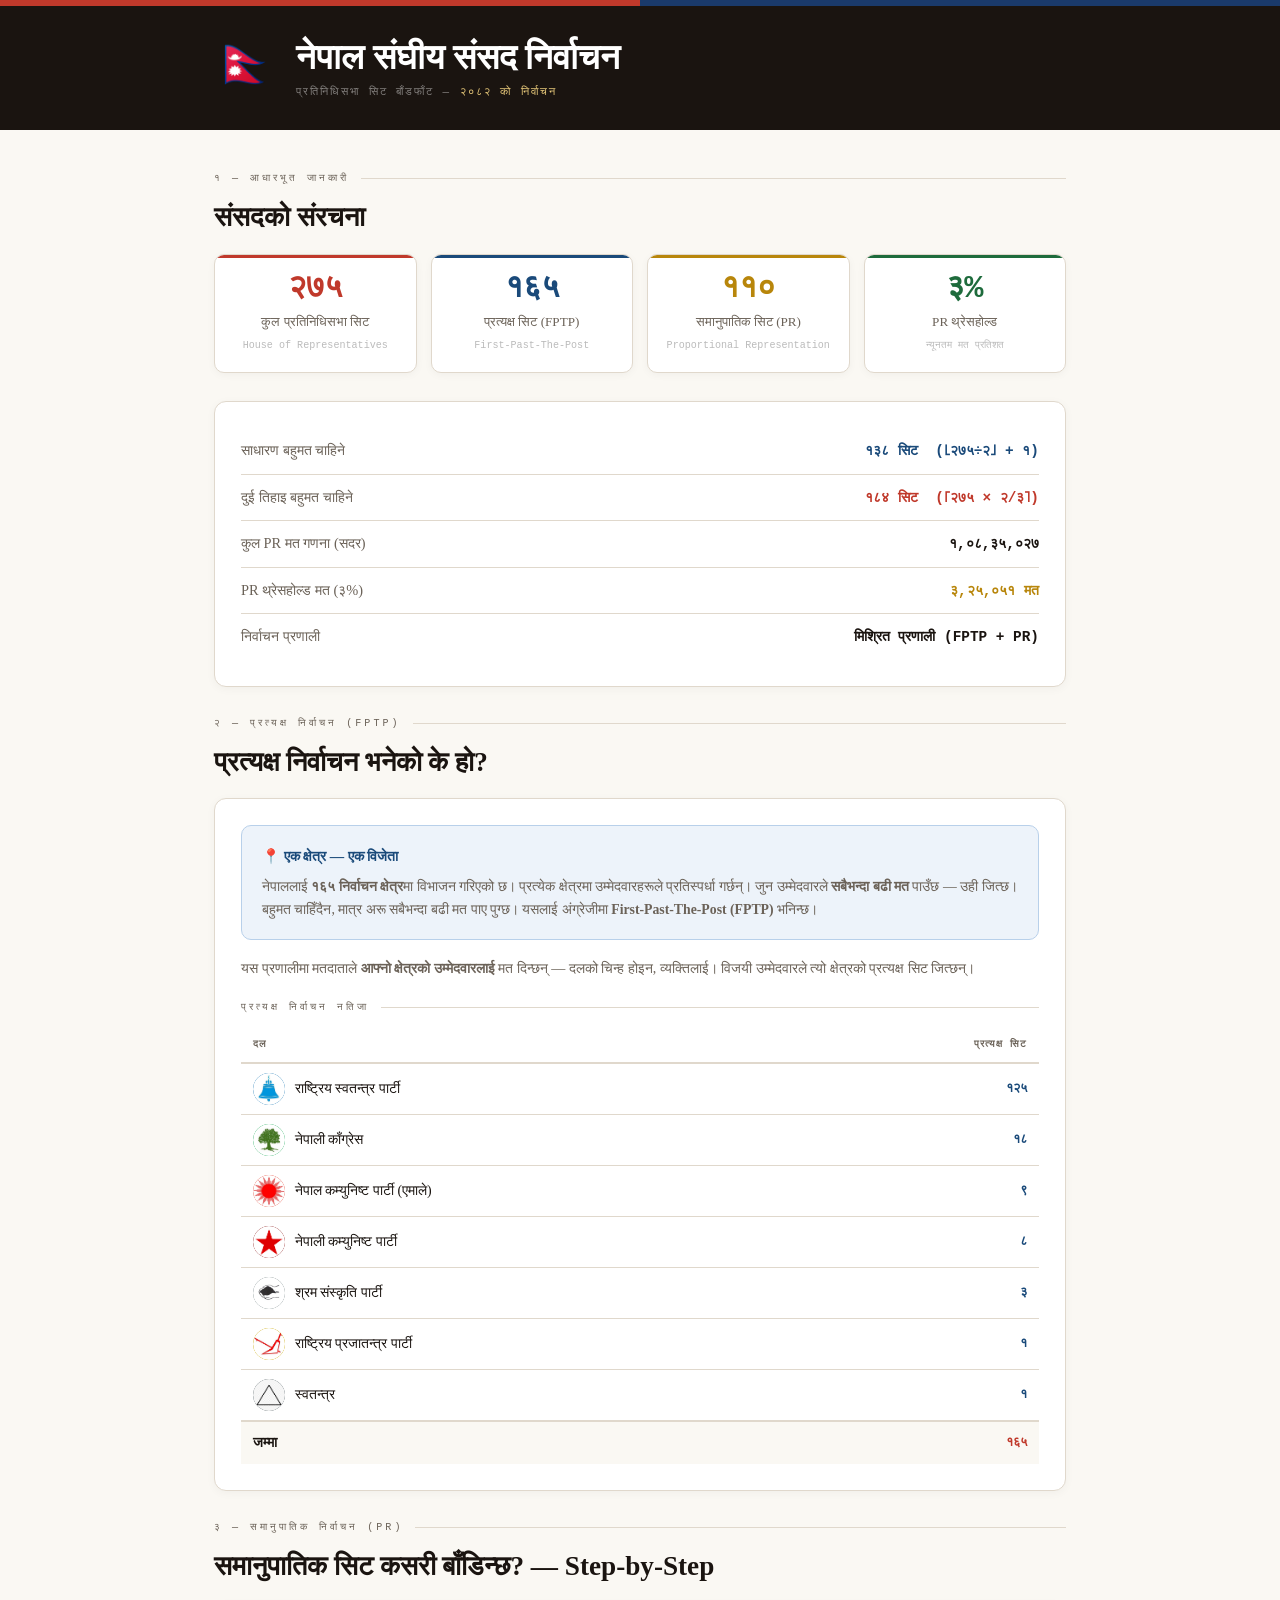
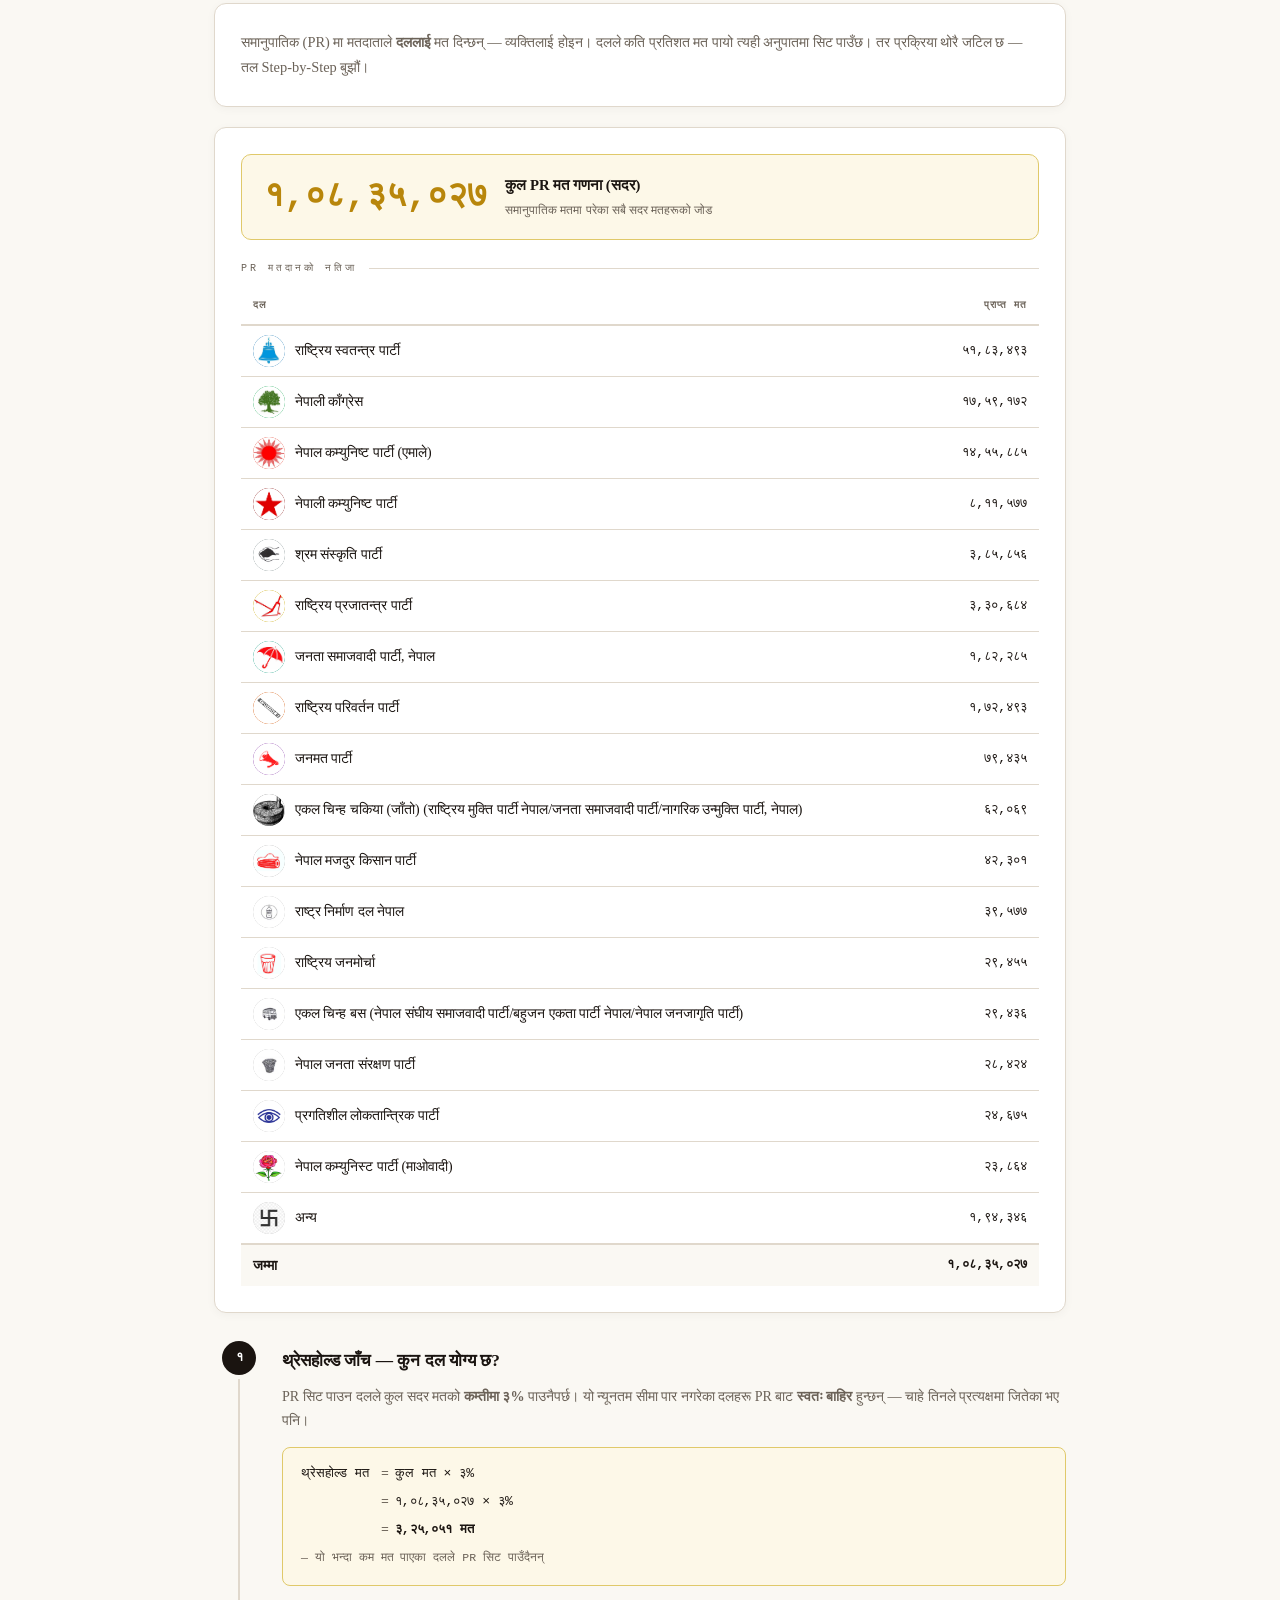
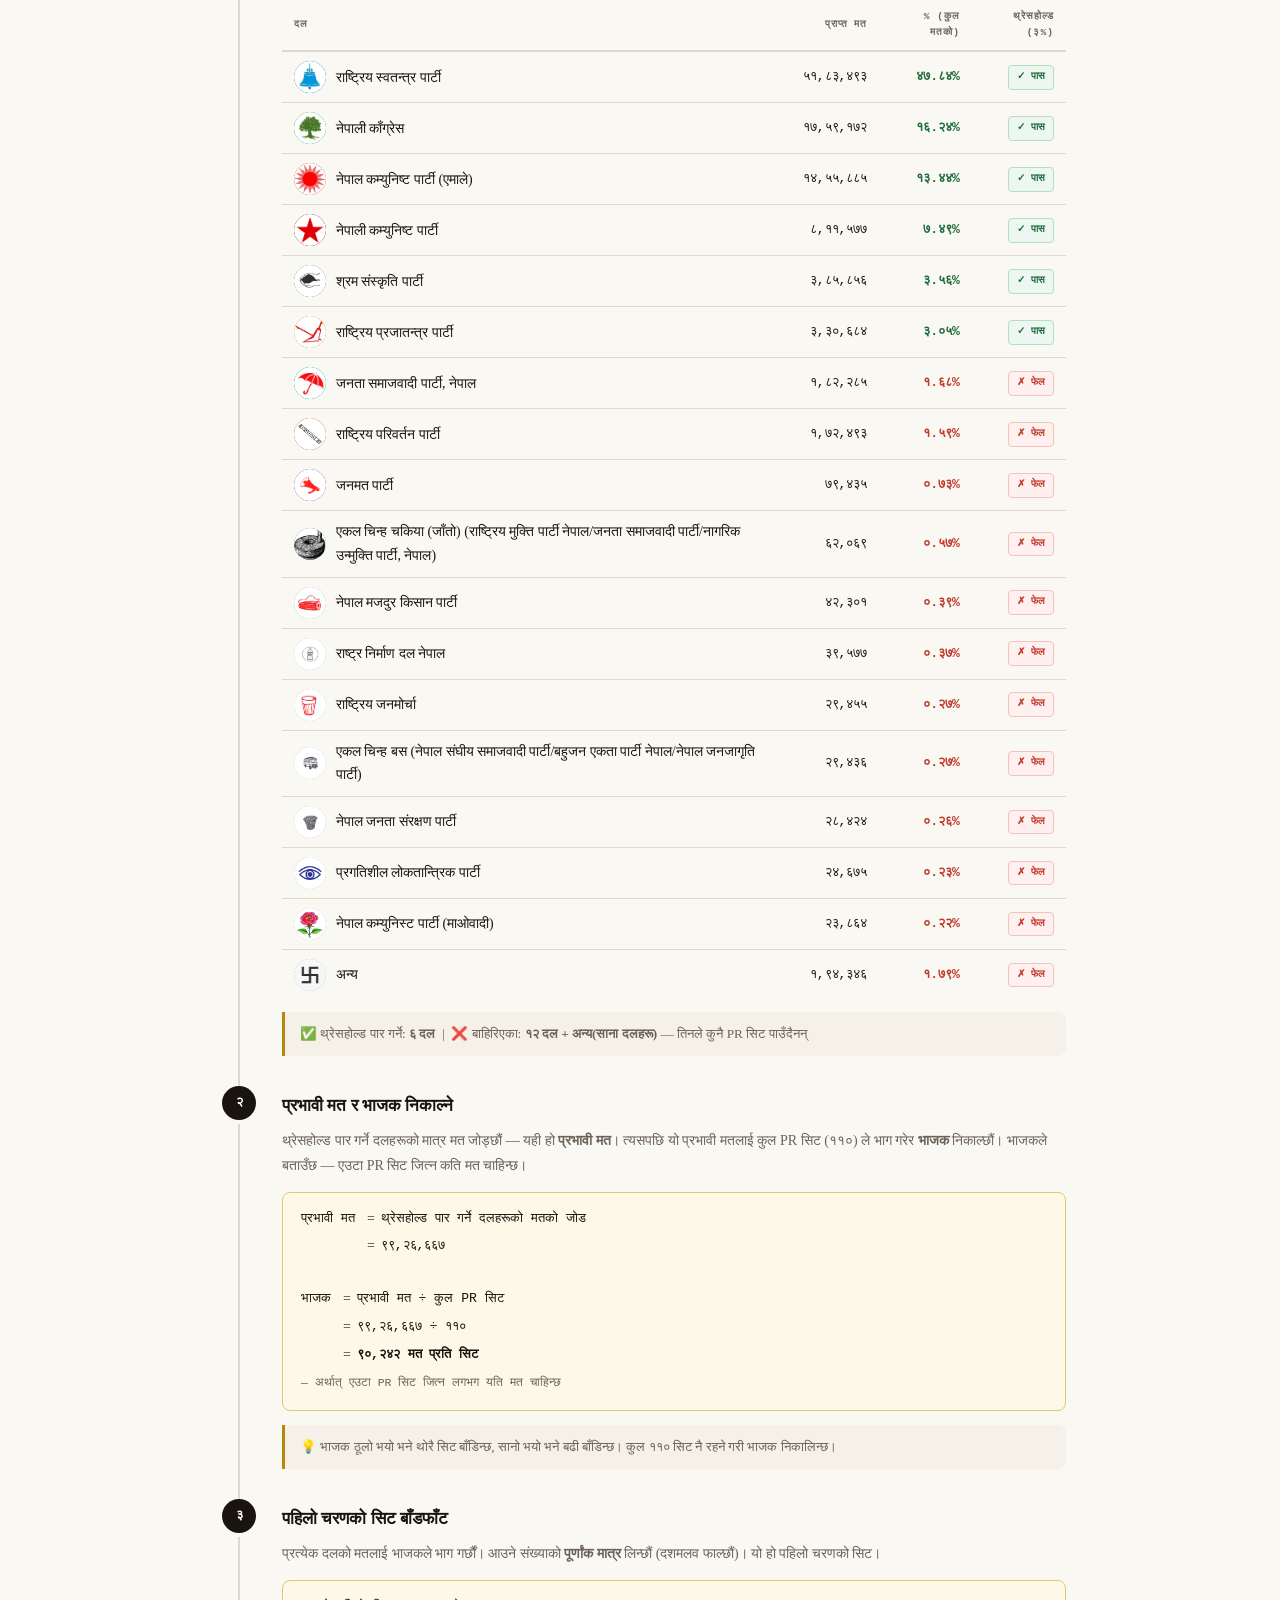
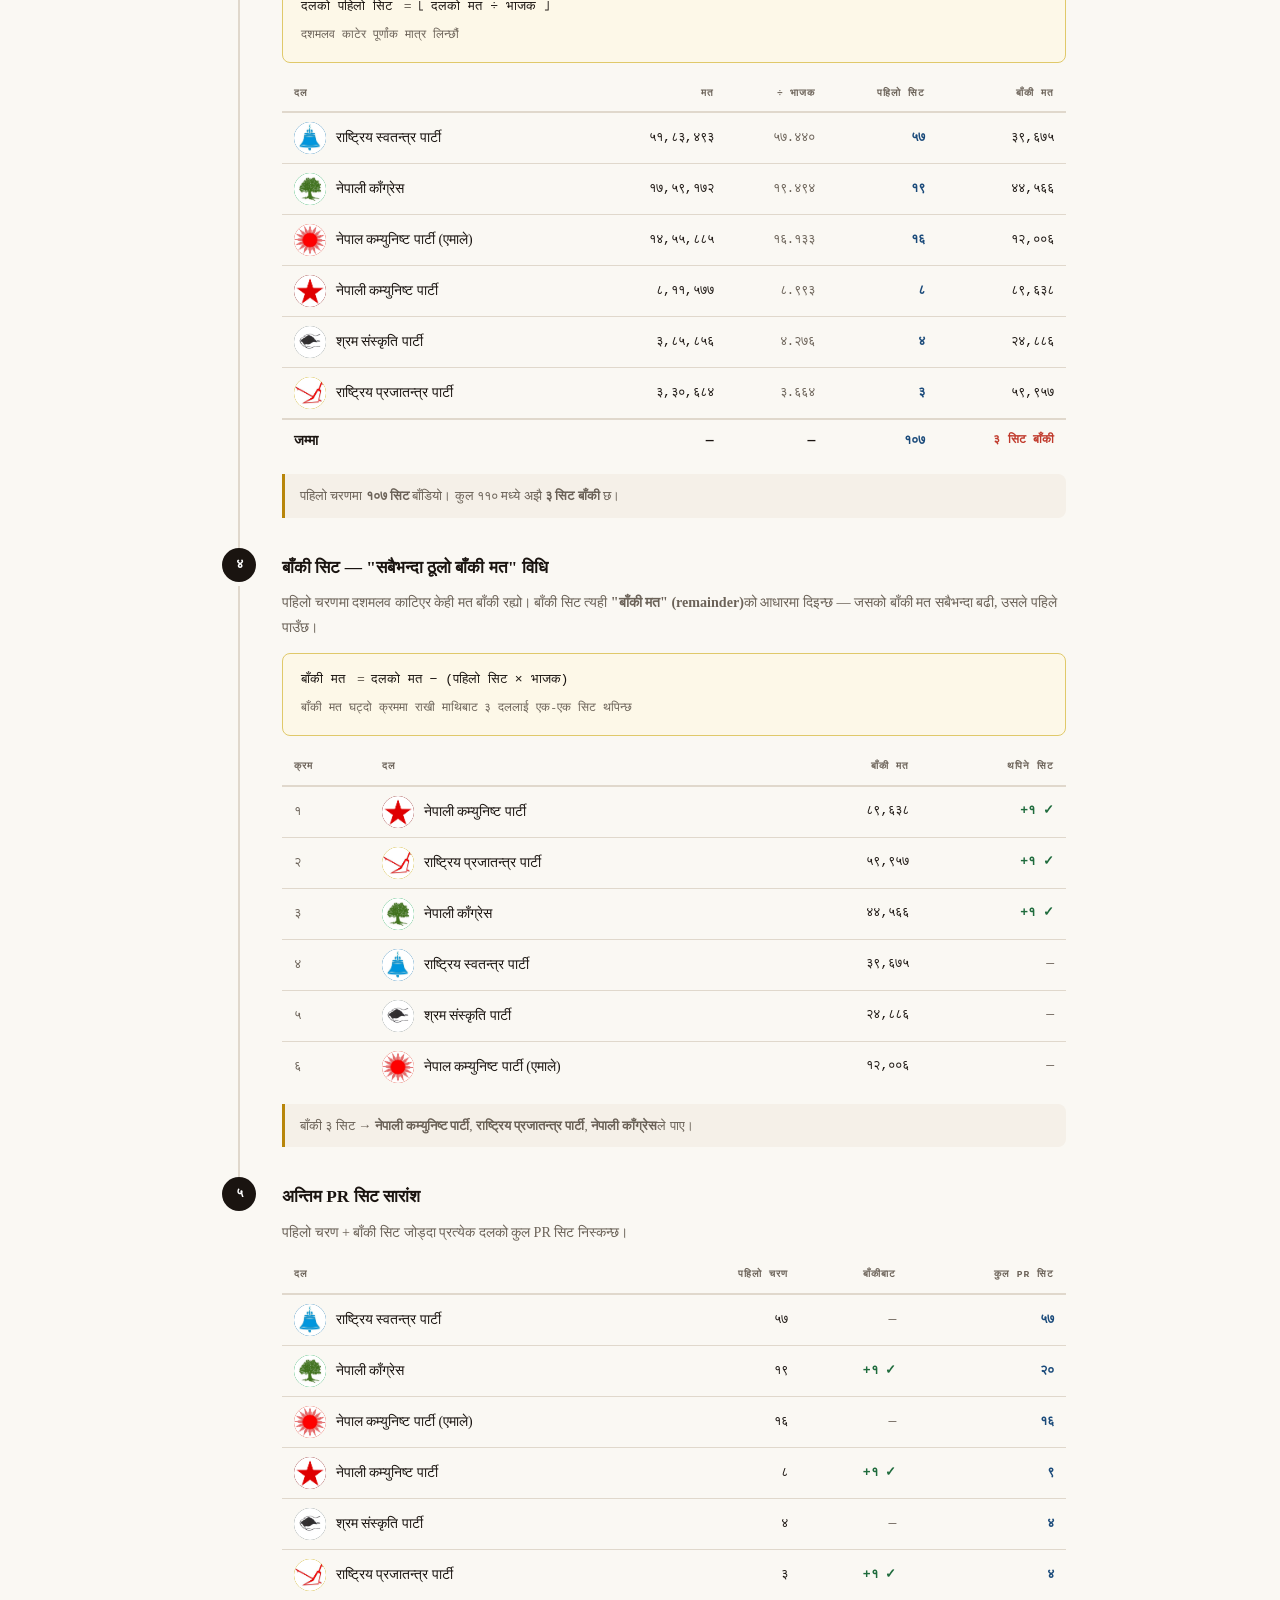
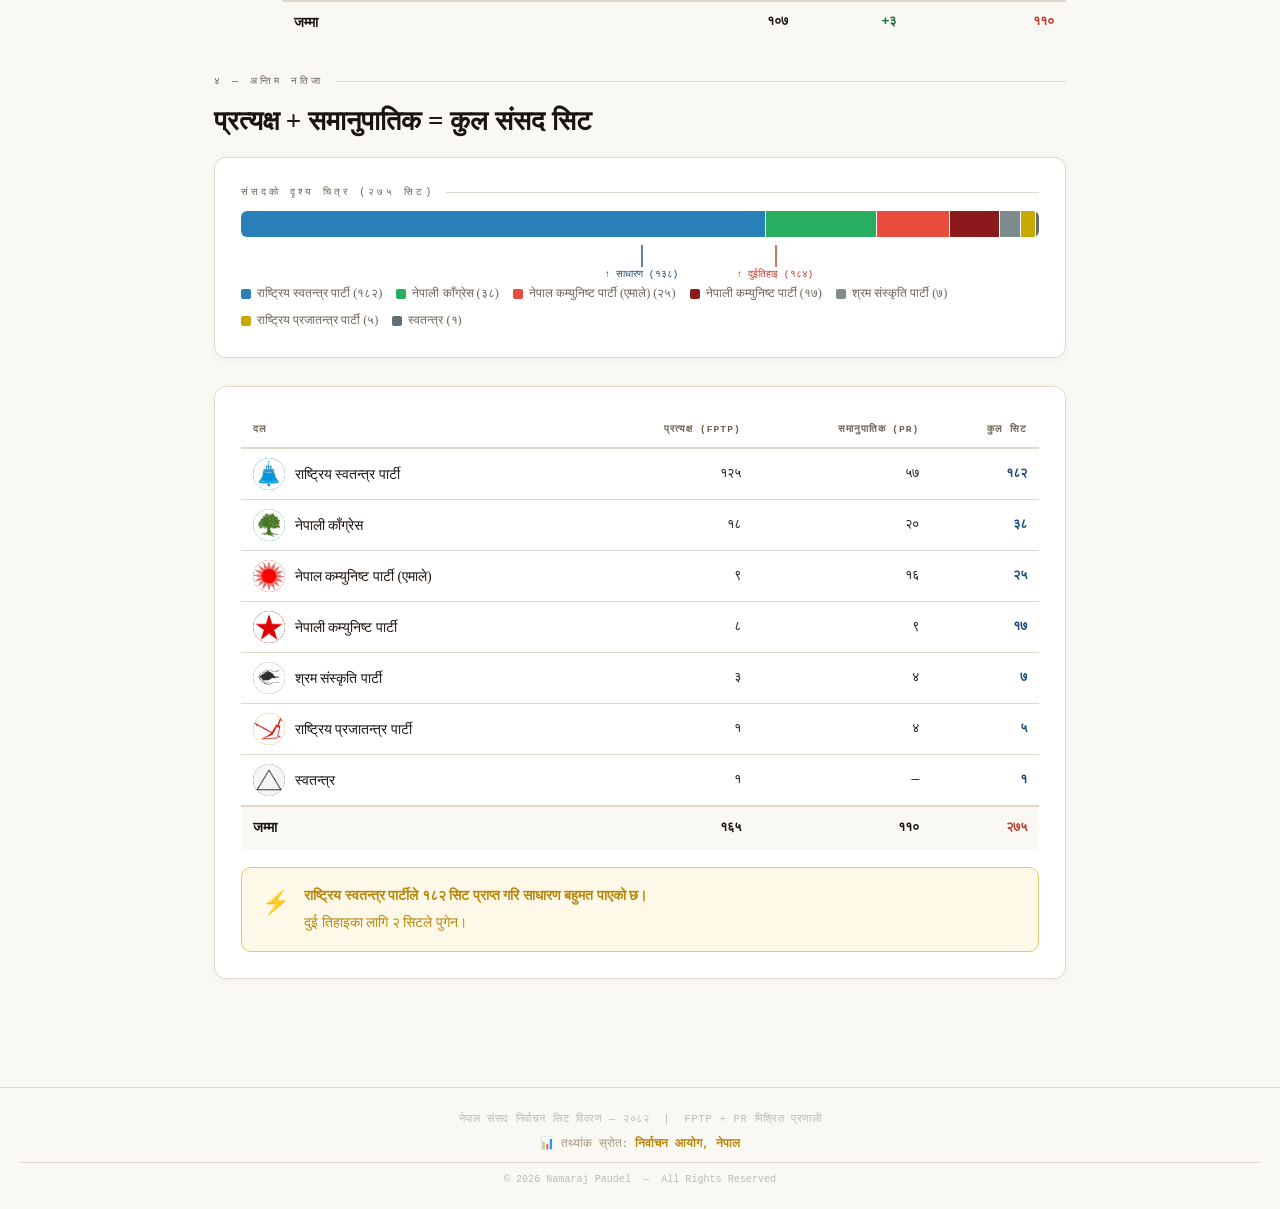
<file: index.html>
<!doctype html>
<html lang="ne">
  <head>
    <meta charset="UTF-8" />
    <meta name="viewport" content="width=device-width, initial-scale=1.0" />
    <title>प्रतिनिधि सभा सदस्य निर्वाचन, २०८२ — सिट विवरण</title>
    <link rel="stylesheet" href="css/style.css" />
  </head>

  <body>
    <script src="js/config.js"></script>
    <!-- Page shell -->
    <div class="header-stripe"></div>
    <header>
      <div class="header-inner">
        <div class="flag-box">🇳🇵</div>
        <div class="header-text">
          <h1>नेपाल संघीय संसद निर्वाचन</h1>
          <div class="sub">
            प्रतिनिधिसभा सिट बाँडफाँट — <span id="h-year"></span>
          </div>
        </div>
      </div>
    </header>

    <div class="container">
      <div class="section-label">१ — आधारभूत जानकारी</div>
      <div class="section-title">संसदको संरचना</div>
      <div id="stat-grid" class="stat-grid"></div>
      <div class="block" id="basic-info-rows"></div>

      <div class="section-label">२ — प्रत्यक्ष निर्वाचन (FPTP)</div>
      <div class="section-title">प्रत्यक्ष निर्वाचन भनेको के हो?</div>
      <div class="block" id="fptp-block"></div>

      <div class="section-label">३ — समानुपातिक निर्वाचन (PR)</div>
      <div class="section-title">
        समानुपातिक सिट कसरी बाँडिन्छ? — Step-by-Step
      </div>
      <div class="block" style="margin-bottom: 20px">
        <p style="font-size: 0.9rem; color: var(--muted); line-height: 1.75">
          समानुपातिक (PR) मा मतदाताले <strong>दललाई</strong> मत दिन्छन् —
          व्यक्तिलाई होइन। दलले कति प्रतिशत मत पायो त्यही अनुपातमा सिट पाउँछ। तर
          प्रक्रिया थोरै जटिल छ — तल Step-by-Step बुझौं।
        </p>
      </div>
      <div class="block" id="pr-votes-block"></div>
      <div class="steps-wrap" id="pr-steps"></div>

      <div class="section-label">४ — अन्तिम नतिजा</div>
      <div class="section-title">प्रत्यक्ष + समानुपातिक = कुल संसद सिट</div>
      <div class="block" id="parl-bar-block"></div>
      <div class="block" id="final-block"></div>
    </div>

    <footer id="footer-txt"></footer>

    <script src="js/script.js"></script>
  </body>
</html>
</file>
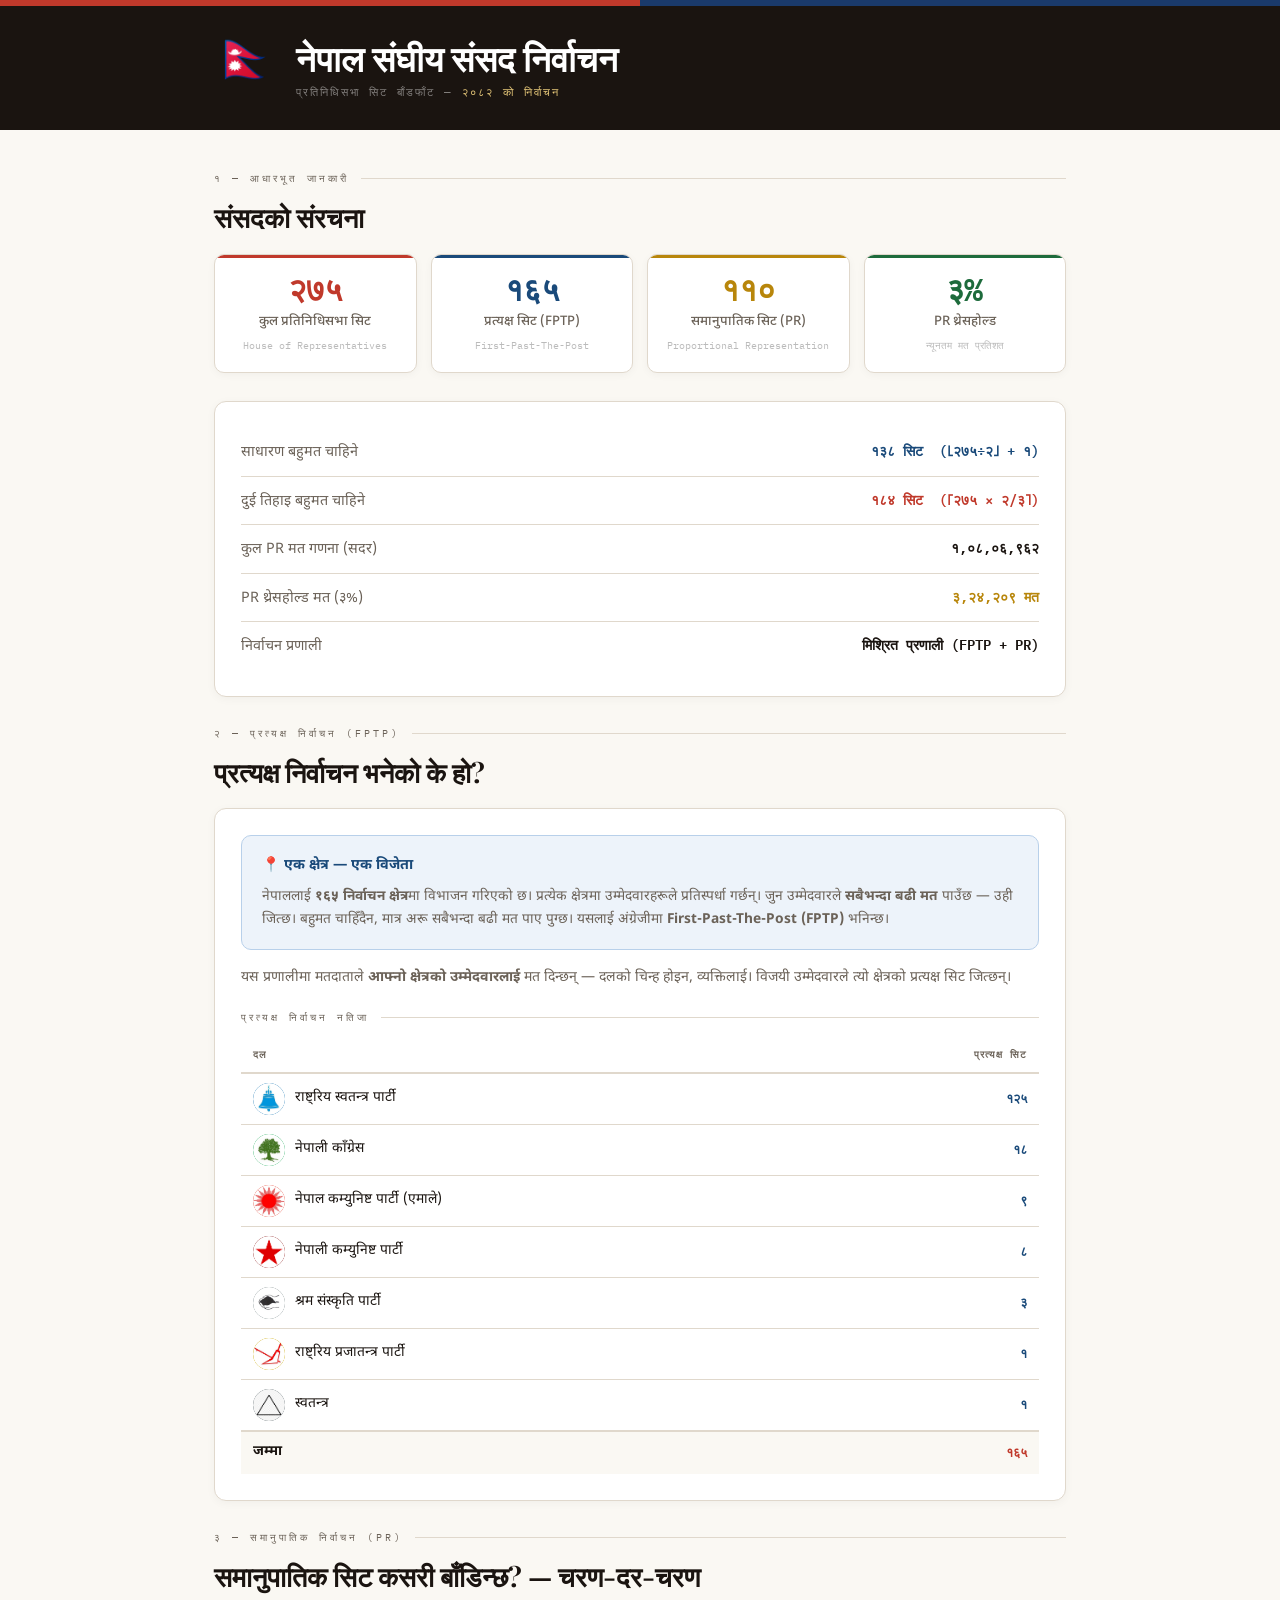
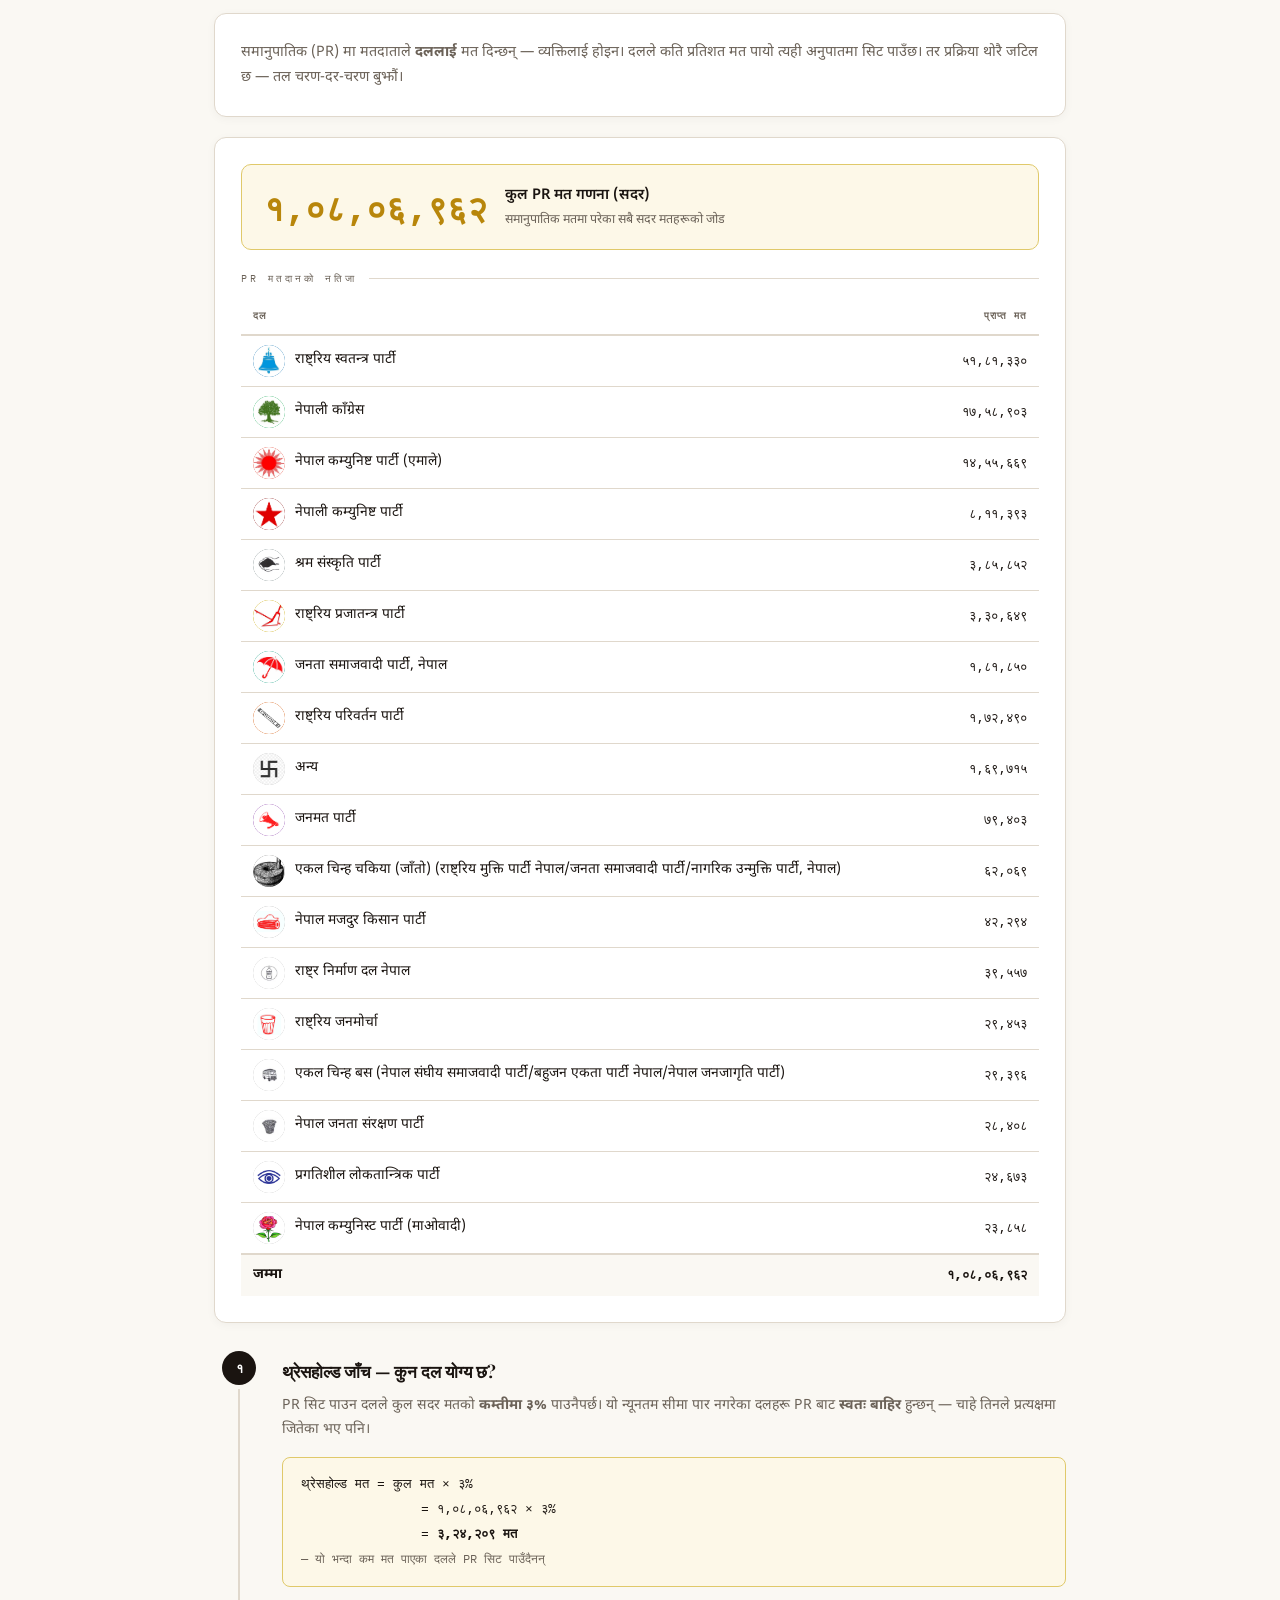
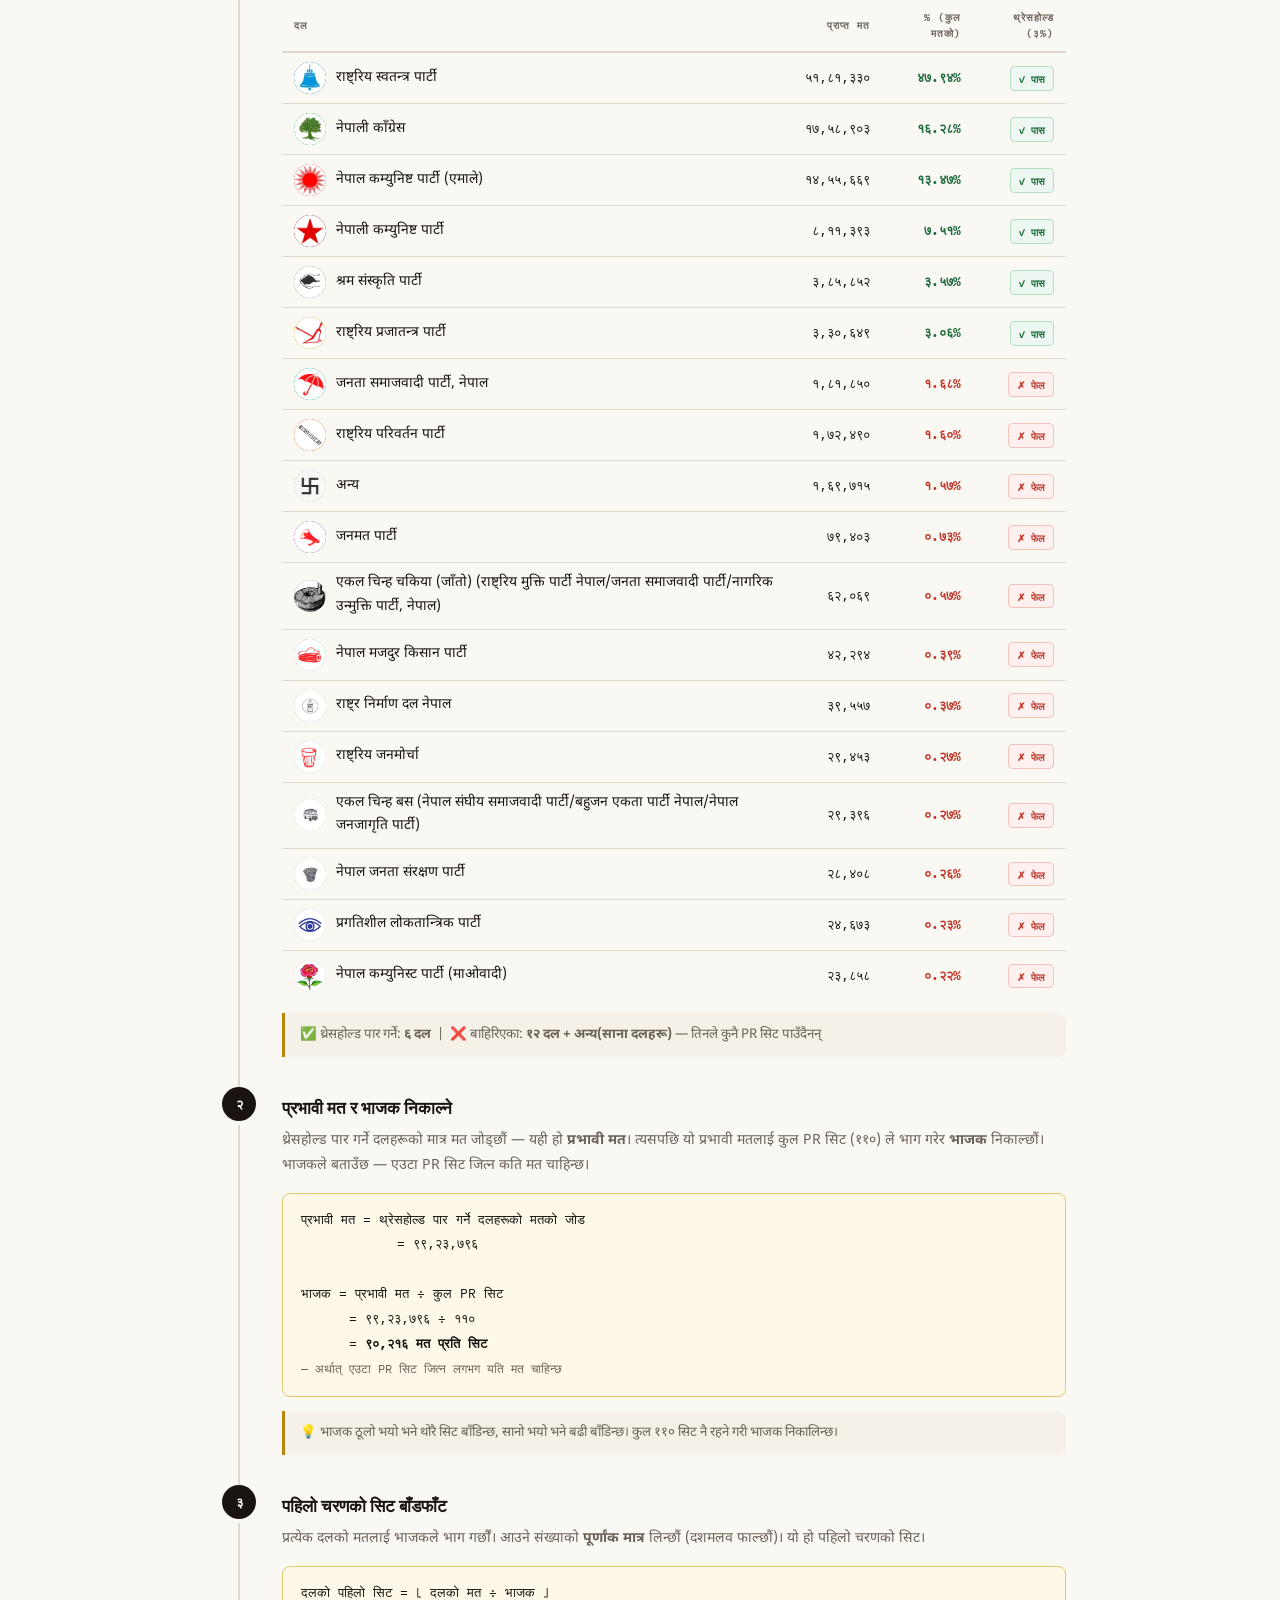
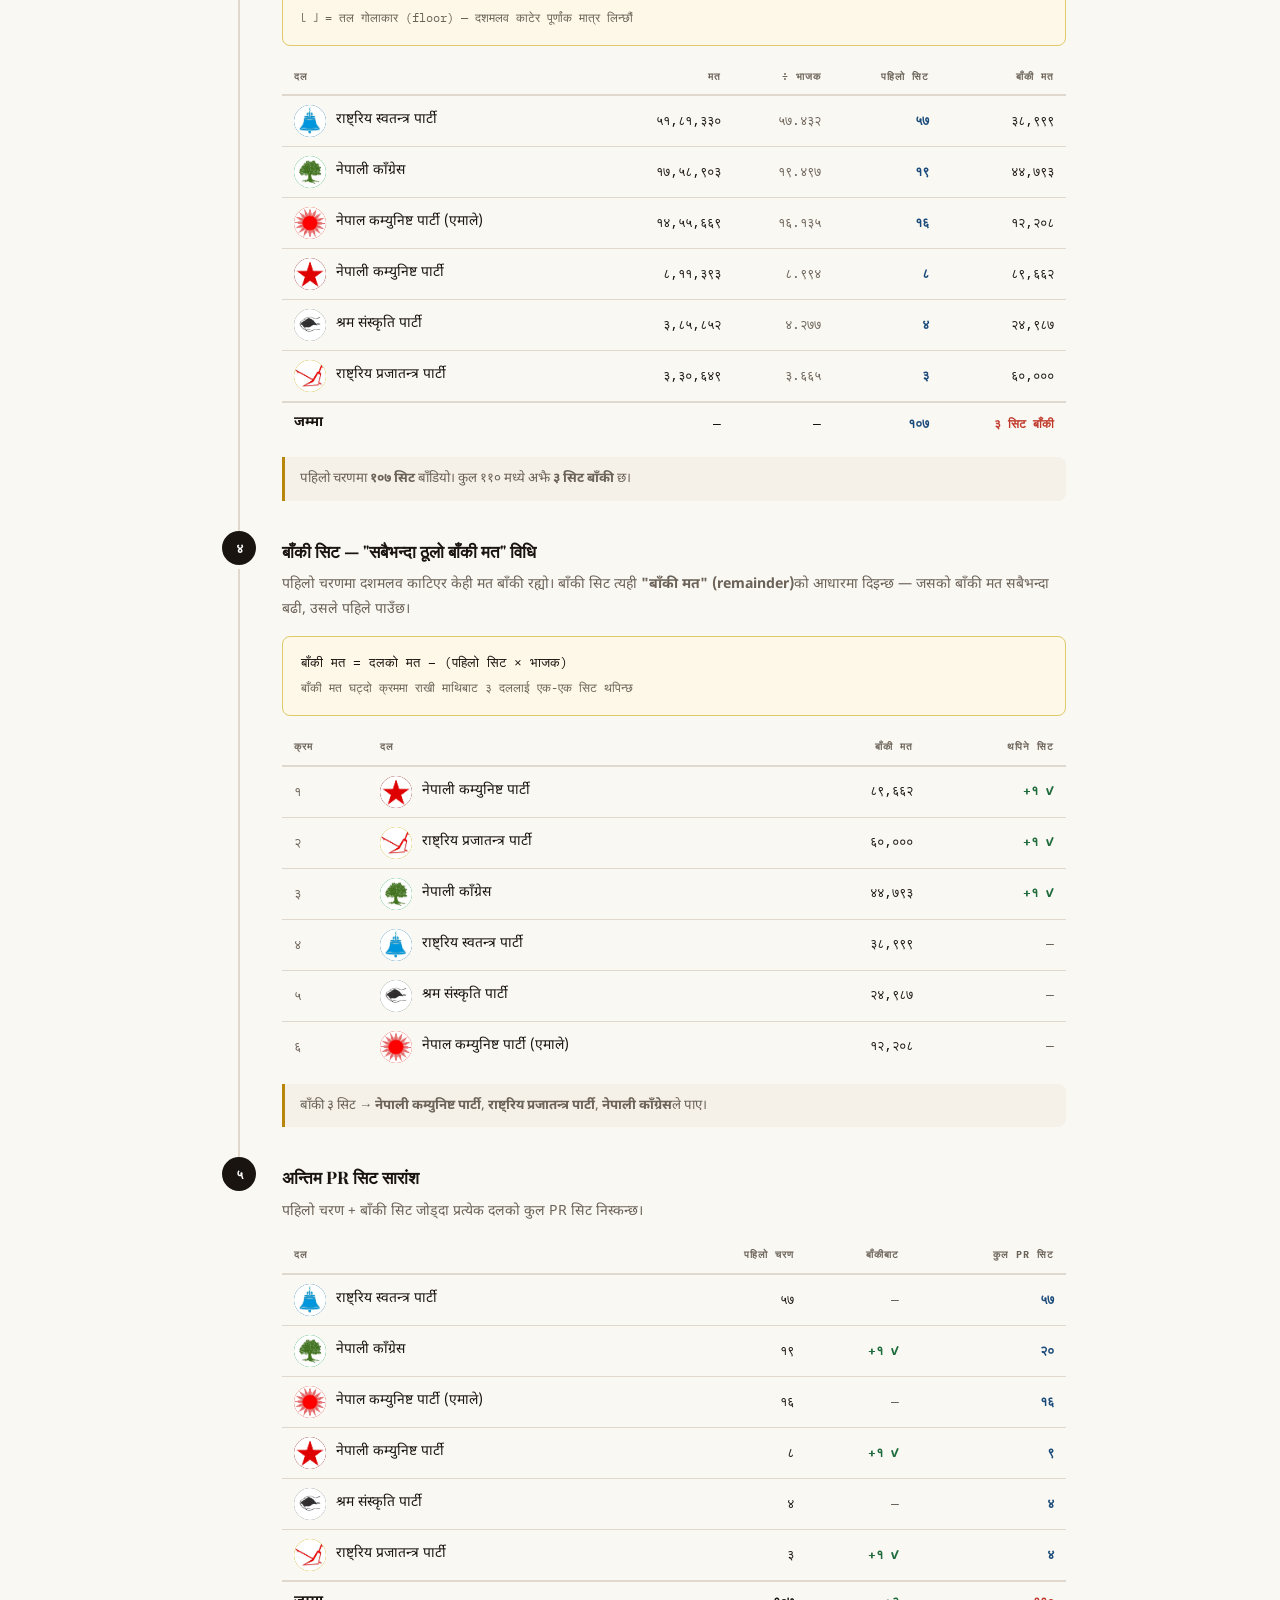
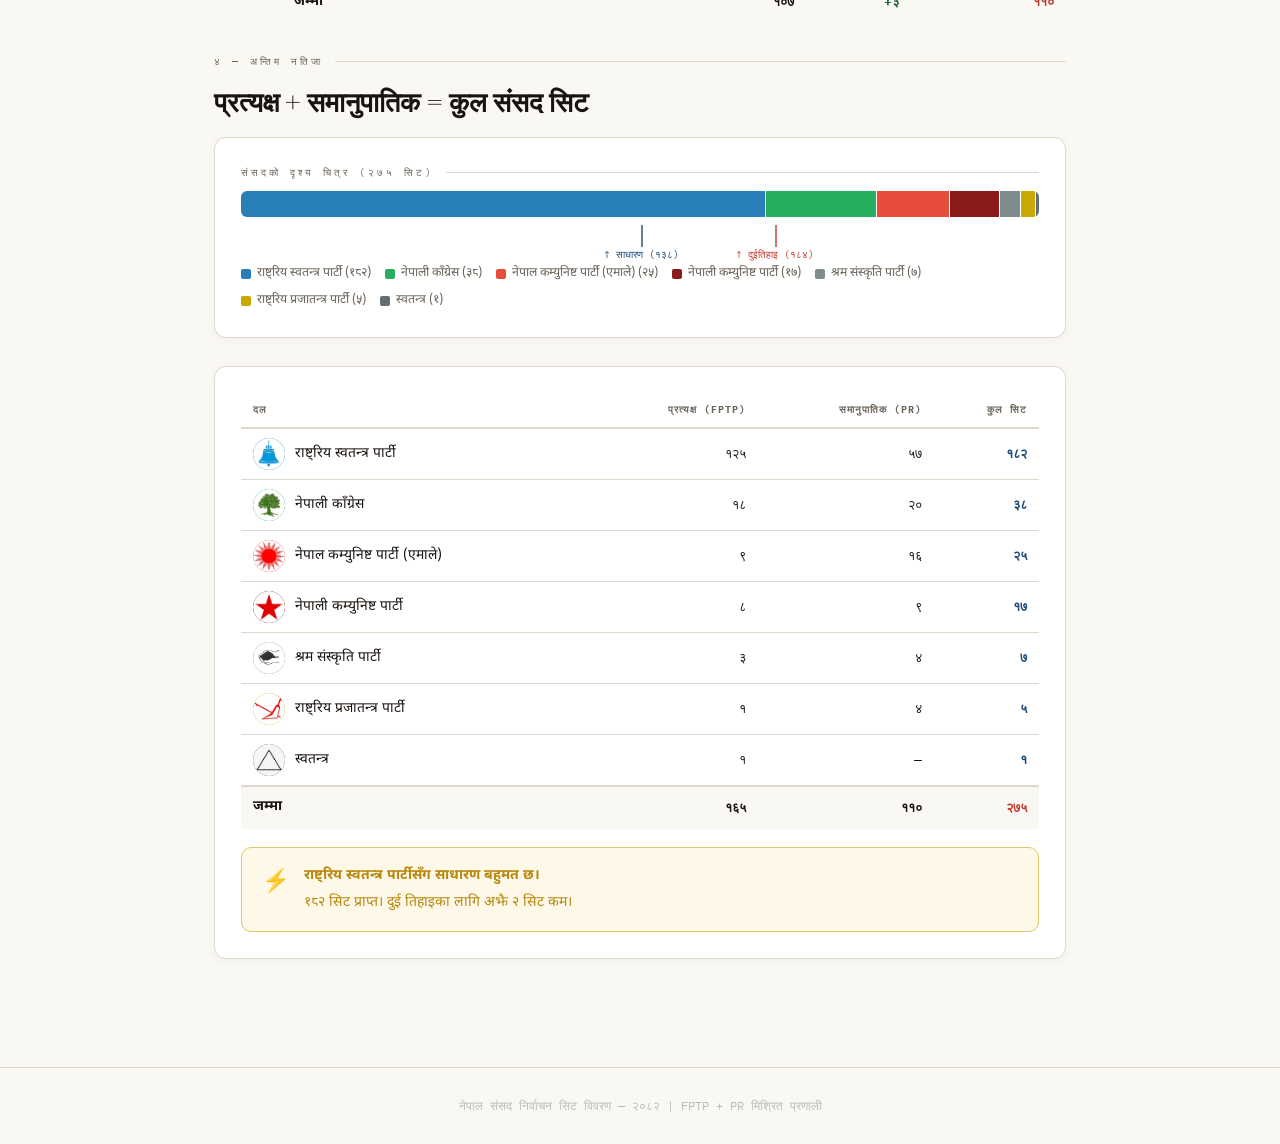
<file: index_old.html>
<!doctype html>
<html lang="ne">
  <head>
    <meta charset="UTF-8" />
    <meta name="viewport" content="width=device-width, initial-scale=1.0" />
    <title>नेपाल संसद निर्वाचन — सिट विवरण</title>
    <link
      href="https://fonts.googleapis.com/css2?family=Noto+Sans+Devanagari:wght@300;400;500;600;700;900&family=IBM+Plex+Mono:wght@400;600&family=Playfair+Display:wght@700;900&display=swap"
      rel="stylesheet"
    />
    <style>
      :root {
        --bg: #faf8f3;
        --paper: #ffffff;
        --ink: #1a1410;
        --muted: #6b6258;
        --border: #e0d8cc;
        --red: #c0392b;
        --red-light: #fdf0ee;
        --blue: #1a4a7a;
        --blue-light: #edf3fa;
        --gold: #b8860b;
        --gold-light: #fdf8e8;
        --green: #1e6b3c;
        --green-light: #edf7f1;
      }

      * {
        margin: 0;
        padding: 0;
        box-sizing: border-box;
      }

      body {
        background: var(--bg);
        color: var(--ink);
        font-family: "Noto Sans Devanagari", sans-serif;
        line-height: 1.7;
      }

      .header-stripe {
        height: 6px;
        background: linear-gradient(90deg, #c0392b 50%, #1a3a6b 50%);
      }

      header {
        background: var(--ink);
      }

      .header-inner {
        max-width: 900px;
        margin: 0 auto;
        padding: 32px 24px 28px;
        display: flex;
        align-items: flex-start;
        gap: 20px;
      }

      .flag-box {
        font-size: 50px;
        line-height: 1;
        flex-shrink: 0;
      }

      .header-text h1 {
        font-family: "Playfair Display", serif;
        font-size: clamp(1.5rem, 4vw, 2.2rem);
        font-weight: 900;
        color: #fff;
        line-height: 1.15;
        margin-bottom: 5px;
      }

      .header-text .sub {
        font-family: "IBM Plex Mono", monospace;
        font-size: 0.68rem;
        color: rgba(255, 255, 255, 0.45);
        letter-spacing: 2px;
        text-transform: uppercase;
      }

      .header-text .sub span {
        color: #e8c97a;
      }

      .container {
        max-width: 900px;
        margin: 0 auto;
        padding: 40px 24px 80px;
      }

      .section-label {
        font-family: "IBM Plex Mono", monospace;
        font-size: 0.63rem;
        letter-spacing: 3px;
        text-transform: uppercase;
        color: var(--muted);
        margin-bottom: 14px;
        display: flex;
        align-items: center;
        gap: 12px;
      }

      .section-label::after {
        content: "";
        flex: 1;
        height: 1px;
        background: var(--border);
      }

      .section-title {
        font-family: "Playfair Display", serif;
        font-size: clamp(1.25rem, 3vw, 1.7rem);
        font-weight: 700;
        color: var(--ink);
        margin-bottom: 20px;
        line-height: 1.2;
      }

      .block {
        background: var(--paper);
        border: 1px solid var(--border);
        border-radius: 12px;
        padding: 26px;
        margin-bottom: 28px;
        box-shadow: 0 2px 10px rgba(0, 0, 0, 0.04);
      }

      .stat-grid {
        display: grid;
        grid-template-columns: repeat(auto-fit, minmax(155px, 1fr));
        gap: 14px;
        margin-bottom: 28px;
      }

      .stat-card {
        background: var(--paper);
        border: 1px solid var(--border);
        border-radius: 10px;
        padding: 18px 16px;
        text-align: center;
        box-shadow: 0 2px 8px rgba(0, 0, 0, 0.04);
        position: relative;
        overflow: hidden;
      }

      .stat-card::before {
        content: "";
        position: absolute;
        top: 0;
        left: 0;
        right: 0;
        height: 3px;
      }

      .stat-card.red::before {
        background: var(--red);
      }

      .stat-card.blue::before {
        background: var(--blue);
      }

      .stat-card.gold::before {
        background: var(--gold);
      }

      .stat-card.green::before {
        background: var(--green);
      }

      .stat-num {
        font-family: "IBM Plex Mono", monospace;
        font-size: 2rem;
        font-weight: 600;
        line-height: 1;
        margin-bottom: 6px;
      }

      .stat-card.red .stat-num {
        color: var(--red);
      }

      .stat-card.blue .stat-num {
        color: var(--blue);
      }

      .stat-card.gold .stat-num {
        color: var(--gold);
      }

      .stat-card.green .stat-num {
        color: var(--green);
      }

      .stat-label {
        font-size: 0.82rem;
        color: var(--muted);
        font-weight: 500;
      }

      .stat-sub {
        font-family: "IBM Plex Mono", monospace;
        font-size: 0.63rem;
        color: #bbb;
        margin-top: 4px;
      }

      .info-row {
        display: flex;
        justify-content: space-between;
        align-items: baseline;
        padding: 10px 0;
        border-bottom: 1px solid var(--border);
        font-size: 0.9rem;
        gap: 12px;
      }

      .info-row:last-child {
        border-bottom: none;
      }

      .info-row .key {
        color: var(--muted);
      }

      .info-row .val {
        font-family: "IBM Plex Mono", monospace;
        font-weight: 600;
        color: var(--ink);
        text-align: right;
      }

      .info-row .val.red {
        color: var(--red);
      }

      .info-row .val.blue {
        color: var(--blue);
      }

      .info-row .val.gold {
        color: var(--gold);
      }

      .highlight-card {
        background: var(--gold-light);
        border: 1px solid #e0c96a;
        border-radius: 10px;
        padding: 18px 22px;
        margin-bottom: 20px;
        display: flex;
        align-items: center;
        gap: 18px;
      }

      .highlight-card .hc-num {
        font-family: "IBM Plex Mono", monospace;
        font-size: 2.2rem;
        font-weight: 600;
        color: var(--gold);
        flex-shrink: 0;
        line-height: 1;
      }

      .highlight-card .hc-label {
        font-size: 0.92rem;
        color: var(--ink);
        font-weight: 600;
      }

      .highlight-card .hc-sub {
        font-size: 0.78rem;
        color: var(--muted);
        margin-top: 2px;
      }

      .data-table {
        width: 100%;
        border-collapse: collapse;
        font-size: 0.87rem;
      }

      .data-table th {
        font-family: "IBM Plex Mono", monospace;
        font-size: 0.6rem;
        letter-spacing: 1px;
        text-transform: uppercase;
        color: var(--muted);
        text-align: left;
        padding: 9px 12px;
        border-bottom: 2px solid var(--border);
      }

      .data-table th.r {
        text-align: right;
      }

      .data-table td {
        padding: 9px 12px;
        border-bottom: 1px solid var(--border);
        vertical-align: middle;
      }

      .data-table td.r {
        text-align: right;
        font-family: "IBM Plex Mono", monospace;
        font-size: 0.82rem;
      }

      .data-table tr:last-child td {
        border-bottom: none;
      }

      .data-table tr.total-row td {
        background: #faf8f3;
        font-weight: 700;
        border-top: 2px solid var(--border);
        border-bottom: none;
      }

      .data-table tr:not(.total-row):hover td {
        background: #faf8f3;
      }

      /* Party badge — supports both image and text symbol */
      .symbol-badge {
        display: inline-flex;
        align-items: center;
        justify-content: center;
        width: 32px;
        height: 32px;
        border-radius: 50%;
        font-size: 0.65rem;
        font-weight: 700;
        color: #fff;
        margin-right: 10px;
        flex-shrink: 0;
        font-family: "IBM Plex Mono", monospace;
        overflow: hidden;
      }

      .symbol-badge img {
        width: 100%;
        height: 100%;
        object-fit: cover;
        border-radius: 50%;
        display: block;
      }

      .party-cell {
        display: flex;
        align-items: center;
      }

      .pass-badge {
        display: inline-block;
        font-family: "IBM Plex Mono", monospace;
        font-size: 0.62rem;
        padding: 3px 8px;
        border-radius: 4px;
        font-weight: 600;
      }

      .pass-badge.yes {
        background: var(--green-light);
        color: var(--green);
        border: 1px solid #b2dfc4;
      }

      .pass-badge.no {
        background: var(--red-light);
        color: var(--red);
        border: 1px solid #f5c1bb;
      }

      .c-green {
        color: var(--green);
        font-weight: 700;
      }

      .c-red {
        color: var(--red);
        font-weight: 700;
      }

      .c-blue {
        color: var(--blue);
        font-weight: 700;
      }

      .c-gold {
        color: var(--gold);
        font-weight: 700;
      }

      .c-muted {
        color: var(--muted);
      }

      .steps-wrap {
        display: flex;
        flex-direction: column;
      }

      .step {
        display: flex;
      }

      .step-left {
        display: flex;
        flex-direction: column;
        align-items: center;
        width: 50px;
        flex-shrink: 0;
      }

      .step-num {
        width: 34px;
        height: 34px;
        border-radius: 50%;
        background: var(--ink);
        color: #fff;
        font-family: "IBM Plex Mono", monospace;
        font-size: 0.82rem;
        font-weight: 600;
        display: flex;
        align-items: center;
        justify-content: center;
        z-index: 1;
      }

      .step-line {
        width: 2px;
        flex: 1;
        background: var(--border);
        margin-top: 4px;
        min-height: 16px;
      }

      .step:last-child .step-line {
        display: none;
      }

      .step-body {
        padding: 0 0 30px 18px;
        flex: 1;
      }

      .step-title {
        font-family: "Playfair Display", serif;
        font-size: 1.08rem;
        font-weight: 700;
        color: var(--ink);
        margin-bottom: 8px;
        margin-top: 5px;
      }

      .step-desc {
        font-size: 0.88rem;
        color: var(--muted);
        margin-bottom: 14px;
        line-height: 1.75;
      }

      .formula-box {
        background: var(--gold-light);
        border: 1px solid #e0c96a;
        border-radius: 8px;
        padding: 14px 18px;
        font-family: "IBM Plex Mono", monospace;
        font-size: 0.82rem;
        color: var(--ink);
        margin-bottom: 14px;
        line-height: 1.9;
      }

      .formula-box .comment {
        color: var(--muted);
        font-size: 0.72rem;
      }

      .note-box {
        background: #f5f0e8;
        border-left: 3px solid var(--gold);
        border-radius: 0 8px 8px 0;
        padding: 11px 15px;
        font-size: 0.83rem;
        color: var(--muted);
        margin-top: 12px;
        line-height: 1.65;
      }

      .parl-bar {
        height: 26px;
        border-radius: 6px;
        overflow: hidden;
        display: flex;
        gap: 1px;
        margin-bottom: 8px;
      }

      .bar-seg {
        height: 100%;
      }

      .majority-lines {
        position: relative;
        height: 32px;
        margin-bottom: 6px;
      }

      .maj-line {
        position: absolute;
        top: 0;
        width: 2px;
        height: 22px;
        opacity: 0.7;
      }

      .maj-line-label {
        position: absolute;
        top: 22px;
        font-size: 0.6rem;
        font-family: "IBM Plex Mono", monospace;
        transform: translateX(-50%);
        white-space: nowrap;
      }

      .parl-legend {
        display: flex;
        flex-wrap: wrap;
        gap: 6px 14px;
        font-size: 0.77rem;
        color: var(--muted);
        margin-top: 6px;
      }

      .legend-item {
        display: flex;
        align-items: center;
        gap: 6px;
      }

      .legend-dot {
        width: 10px;
        height: 10px;
        border-radius: 2px;
        flex-shrink: 0;
      }

      .majority-box {
        border-radius: 10px;
        padding: 16px 20px;
        margin-top: 18px;
        display: flex;
        align-items: flex-start;
        gap: 14px;
        font-size: 0.88rem;
      }

      .majority-box.ok {
        background: var(--green-light);
        border: 1px solid #b2dfc4;
        color: var(--green);
      }

      .majority-box.warn {
        background: var(--gold-light);
        border: 1px solid #e0c96a;
        color: var(--gold);
      }

      .majority-box.none {
        background: var(--red-light);
        border: 1px solid #f5c1bb;
        color: var(--red);
      }

      .majority-box .mj-icon {
        font-size: 1.4rem;
        flex-shrink: 0;
      }

      .majority-box .mj-text strong {
        display: block;
        font-weight: 700;
        margin-bottom: 3px;
        color: inherit;
      }

      .fptp-explainer {
        background: var(--blue-light);
        border: 1px solid #b8d0ea;
        border-radius: 10px;
        padding: 18px 20px;
        margin-bottom: 16px;
      }

      .fptp-explainer h4 {
        font-size: 0.9rem;
        font-weight: 700;
        color: var(--blue);
        margin-bottom: 7px;
      }

      .fptp-explainer p {
        font-size: 0.86rem;
        color: var(--muted);
        line-height: 1.65;
      }

      @media (max-width: 640px) {
        .stat-grid {
          grid-template-columns: 1fr 1fr;
        }

        .header-inner {
          flex-direction: column;
          gap: 12px;
        }

        .block {
          padding: 18px 14px;
        }

        .step-body {
          padding: 0 0 22px 12px;
        }

        .highlight-card {
          flex-direction: column;
          gap: 8px;
        }
      }

      footer {
        text-align: center;
        padding: 28px 24px;
        font-size: 0.72rem;
        color: #bbb;
        border-top: 1px solid var(--border);
        font-family: "IBM Plex Mono", monospace;
      }
    </style>
  </head>

  <body>
    <script>
      // ─── ELECTION CONFIG ──────────────────────────────────────────────────────────
      const CONFIG = {
        totalSeats: 275, // कुल प्रतिनिधिसभा सिट
        fptp: 165, // प्रत्यक्ष (FPTP) सिट
        prSeats: 110, // समानुपातिक (PR) सिट
        thresholdPct: 3, // PR थ्रेसहोल्ड (%)
        electionYear: "२०८२", // निर्वाचन वर्ष (string)
      };

      // ─── PARTIES ──────────────────────────────────────────────────────────────────
      // name      : दलको पूरा नाम
      // nameShort : (optional) लामो नाम भएमा table मा छोटो नाम देखाउन
      // symbol    : Image नभएमा badge मा देखिने text (१–४ अक्षर, fallback)
      // image     : (optional) चुनाव चिन्हको image path
      // उदाहरण: image: "images/rsp.jpg";
      //             — HTML file सँगै 'images' folder राख्नुहोस् र file path दिनुहोस्
      //             — Image नराखेमा symbol text badge मा देखिन्छ, दुवै काम गर्छ
      // color     : दलको रंग (hex) — badge border र parliament bar मा प्रयोग हुन्छ
      // prVotes   : PR मा प्राप्त सदर मत (संख्या)
      // fptp      : प्रत्यक्ष निर्वाचनमा जितेका सिट (संख्या)

      const PARTIES = [
        {
          name: "राष्ट्रिय स्वतन्त्र पार्टी",
          symbol: "रास्वपा",
          image: "images/ghanti.jpg",
          color: "#2980b9",
          prVotes: 5181330,
          fptp: 125,
        },
        {
          name: "नेपाली काँग्रेस",
          symbol: "काँग्रेस",
          image: "images/rukh.jpg",
          color: "#27ae60",
          prVotes: 1758903,
          fptp: 18,
        },
        {
          name: "नेपाल कम्युनिष्ट पार्टी (एमाले)",
          symbol: "एमाले",
          image: "images/surya.jpg",
          color: "#e74c3c",
          prVotes: 1455669,
          fptp: 9,
        },
        {
          name: "नेपाली कम्युनिष्ट पार्टी",
          symbol: "नेकपा",
          image: "images/tara.jpg",
          color: "#8b1a1a",
          prVotes: 811393,
          fptp: 8,
        },
        {
          name: "श्रम संस्कृति पार्टी",
          symbol: "श्रम",
          image: "images/mato.jpg",
          color: "#7f8c8d",
          prVotes: 385852,
          fptp: 3,
        },
        {
          name: "राष्ट्रिय प्रजातन्त्र पार्टी",
          symbol: "राप्रपा",
          image: "images/halo.jpg",
          color: "#c9a800",
          prVotes: 330649,
          fptp: 1,
        },
        {
          name: "जनता समाजवादी पार्टी, नेपाल",
          symbol: "जसपा",
          image: "images/chhata.jpg",
          color: "#16a085",
          prVotes: 181850,
          fptp: 0,
        },
        {
          name: "राष्ट्रिय परिवर्तन पार्टी",
          symbol: "रापपा",
          image: "images/basuri.jpg",
          color: "#d35400",
          prVotes: 172490,
          fptp: 0,
        },
        {
          name: "जनमत पार्टी",
          symbol: "जपा",
          image: "images/mic.png",
          color: "#8e44ad",
          prVotes: 79403,
          fptp: 0,
        },
        {
          name: "एकल चिन्ह चकिया (जाँतो) (राष्ट्रिय मुक्ति पार्टी नेपाल/जनता समाजवादी पार्टी/नागरिक उन्मुक्ति पार्टी, नेपाल)",
          symbol: "जाँतो",
          image: "images/jato.jpg",
          color: "#999",
          prVotes: 62069,
          fptp: 0,
        },
        {
          name: "नेपाल मजदुर किसान पार्टी",
          symbol: "नेमकिपा",
          image: "images/madal.png",
          color: "#bbb",
          prVotes: 42294,
          fptp: 0,
        },
        {
          name: "राष्ट्र निर्माण दल नेपाल",
          symbol: "रानिदाने",
          image: "images/bottle.jpg",
          color: "#ccc",
          prVotes: 39557,
          fptp: 0,
        },
        {
          name: "राष्ट्रिय जनमोर्चा",
          symbol: "राज",
          image: "images/gilas.png",
          color: "#ccc",
          prVotes: 29453,
          fptp: 0,
        },
        {
          name: "एकल चिन्ह बस (नेपाल संघीय समाजवादी पार्टी/बहुजन एकता पार्टी नेपाल/नेपाल जनजागृति पार्टी)",
          symbol: "बस",
          image: "images/bus.jpg",
          color: "#ccc",
          prVotes: 29396,
          fptp: 0,
        },
        {
          name: "नेपाल जनता संरक्षण पार्टी",
          symbol: "नेजसपा",
          image: "images/doko.jpg",
          color: "#ccc",
          prVotes: 28408,
          fptp: 0,
        },
        {
          name: "प्रगतिशील लोकतान्त्रिक पार्टी",
          symbol: "प्रलोपा",
          image: "images/aankha.jpg",
          color: "#ccc",
          prVotes: 24673,
          fptp: 0,
        },
        {
          name: "नेपाल कम्युनिस्ट पार्टी (माओवादी)",
          symbol: "माओवादी",
          image: "images/gulab.jpg",
          color: "#ccc",
          prVotes: 23858,
          fptp: 0,
        },
        {
          name: "अन्य",
          symbol: "अन्य",
          image: "images/swostik.jpg",
          color: "#ccc",
          prVotes: 169715,
          fptp: 0,
        },
        {
          name: "स्वतन्त्र",
          symbol: "स्वतन्त्र",
          image: "images/tribhuj.jpg",
          color: "#636e72",
          prVotes: 0,
          fptp: 1,
        },
      ];

      // ─── END CONFIG ───────────────────────────────────────────────────────────────
    </script>

    <!-- Page shell -->
    <div class="header-stripe"></div>
    <header>
      <div class="header-inner">
        <div class="flag-box">🇳🇵</div>
        <div class="header-text">
          <h1>नेपाल संघीय संसद निर्वाचन</h1>
          <div class="sub">
            प्रतिनिधिसभा सिट बाँडफाँट — <span id="h-year"></span>
          </div>
        </div>
      </div>
    </header>

    <div class="container">
      <div class="section-label">१ — आधारभूत जानकारी</div>
      <div class="section-title">संसदको संरचना</div>
      <div id="stat-grid" class="stat-grid"></div>
      <div class="block" id="basic-info-rows"></div>

      <div class="section-label">२ — प्रत्यक्ष निर्वाचन (FPTP)</div>
      <div class="section-title">प्रत्यक्ष निर्वाचन भनेको के हो?</div>
      <div class="block" id="fptp-block"></div>

      <div class="section-label">३ — समानुपातिक निर्वाचन (PR)</div>
      <div class="section-title">
        समानुपातिक सिट कसरी बाँडिन्छ? — चरण-दर-चरण
      </div>
      <div class="block" style="margin-bottom: 20px">
        <p style="font-size: 0.9rem; color: var(--muted); line-height: 1.75">
          समानुपातिक (PR) मा मतदाताले <strong>दललाई</strong> मत दिन्छन् —
          व्यक्तिलाई होइन। दलले कति प्रतिशत मत पायो त्यही अनुपातमा सिट पाउँछ। तर
          प्रक्रिया थोरै जटिल छ — तल चरण-दर-चरण बुझौं।
        </p>
      </div>
      <div class="block" id="pr-votes-block"></div>
      <div class="steps-wrap" id="pr-steps"></div>

      <div class="section-label">४ — अन्तिम नतिजा</div>
      <div class="section-title">प्रत्यक्ष + समानुपातिक = कुल संसद सिट</div>
      <div class="block" id="parl-bar-block"></div>
      <div class="block" id="final-block"></div>
    </div>

    <footer id="footer-txt"></footer>

    <!-- =====================================================================
  RENDER ENGINE — माथिको data पढेर page बनाउँछ, यहाँ edit नगर्नुहोस्
====================================================================== -->
    <script>
      // ── Number → Nepali digits (single reliable function for all rendering) ───────
      // Converts any number to Nepali numeral string.
      // decimals=0 means integer (rounds), decimals>0 keeps that many decimal places.
      const ND = ["०", "१", "२", "३", "४", "५", "६", "७", "८", "९"];
      function ne(n, decimals) {
        if (n == null || isNaN(n)) return "—";
        const d = decimals !== undefined ? decimals : 0;
        // Format with commas in Indian style, then convert digits to Nepali
        if (d === 0) {
          // Use toLocaleString for comma formatting, then swap digits
          return Math.round(n)
            .toLocaleString("en-IN")
            .replace(/[0-9]/g, (c) => ND[+c]);
        } else {
          // For decimals (e.g. divisor ratio): no commas needed
          return n.toFixed(d).replace(/[0-9]/g, (c) => ND[+c]);
        }
      }
      // Percentage with 2 decimal places in Nepali
      const nePct = (p) => ne(p, 2) + "%";

      const sn = (p) => p.nameShort || p.name;
      const NE = ["१", "२", "३", "४", "५", "६", "७", "८", "९", "१०"];

      // Party cell: image if p.image set, else colored circle with symbol text
      function partyCell(p) {
        let inner;
        if (p.image) {
          inner = `<img src="${p.image}" alt="${sn(p)}"
               onerror="this.outerHTML='<span style=\\'font-size:0.65rem;font-weight:700;\\'>${p.symbol}</span>'">`;
        } else {
          inner = `<span style="font-size:0.65rem;font-weight:700;">${p.symbol}</span>`;
        }
        return `<div class="party-cell">
    <span class="symbol-badge" style="background:${p.color};${p.image ? "padding:0;" : ""}">${inner}</span>
    ${sn(p)}
  </div>`;
      }

      // ── Calculations ──────────────────────────────────────────────────────────────
      const totalSeats = CONFIG.totalSeats;
      const simpleMaj = Math.floor(totalSeats / 2) + 1;
      const twoThirds = Math.ceil((totalSeats * 2) / 3);
      const totalPR = CONFIG.prSeats;
      const thresh = CONFIG.thresholdPct;

      const totalPRvotes = PARTIES.reduce((s, p) => s + p.prVotes, 0);
      const threshVotes = (totalPRvotes * thresh) / 100;

      PARTIES.forEach((p) => {
        p.pct = totalPRvotes > 0 ? (p.prVotes / totalPRvotes) * 100 : 0;
        p.passes = p.prVotes > 0 && p.pct >= thresh;
      });

      const eligible = PARTIES.filter((p) => p.passes);
      const validVotes = eligible.reduce((s, p) => s + p.prVotes, 0);
      const divisor = validVotes / totalPR;

      eligible.forEach((p) => {
        const raw = p.prVotes / divisor;
        p.prFirst = Math.floor(raw);
        p.remainder = p.prVotes - p.prFirst * divisor;
        p.prSeats = p.prFirst;
      });
      PARTIES.filter((p) => !p.passes).forEach((p) => {
        p.prFirst = 0;
        p.remainder = 0;
        p.prSeats = 0;
      });

      const firstAlloc = eligible.reduce((s, p) => s + p.prFirst, 0);
      const remaining = totalPR - firstAlloc;
      const byRemainder = [...eligible].sort(
        (a, b) => b.remainder - a.remainder,
      );
      byRemainder.forEach((p, i) => {
        if (i < remaining) p.prSeats += 1;
      });

      PARTIES.forEach((p) => {
        p.totalSeats = p.prSeats + p.fptp;
      });
      const grandTotal = PARTIES.reduce((s, p) => s + p.totalSeats, 0);
      const sorted = [...PARTIES].sort((a, b) => b.totalSeats - a.totalSeats);
      const topParty = sorted[0];
      const eligSorted = [...eligible].sort((a, b) => b.prVotes - a.prVotes);
      const prRawSorted = [...PARTIES]
        .filter((p) => p.prVotes > 0)
        .sort((a, b) => b.prVotes - a.prVotes);

      const ineligibleCount = PARTIES.filter(
        (p) => p.prVotes > 0 && !p.passes,
      ).length;

      // ── §0 Header ─────────────────────────────────────────────────────────────────
      document.getElementById("h-year").textContent =
        CONFIG.electionYear + " को निर्वाचन";
      document.getElementById("footer-txt").textContent =
        "नेपाल संसद निर्वाचन सिट विवरण — " +
        CONFIG.electionYear +
        "  |  FPTP + PR मिश्रित प्रणाली";

      // ── §1 Basic info ─────────────────────────────────────────────────────────────
      document.getElementById("stat-grid").innerHTML = `
  <div class="stat-card red">
    <div class="stat-num">${ne(totalSeats)}</div>
    <div class="stat-label">कुल प्रतिनिधिसभा सिट</div>
    <div class="stat-sub">House of Representatives</div>
  </div>
  <div class="stat-card blue">
    <div class="stat-num">${ne(CONFIG.fptp)}</div>
    <div class="stat-label">प्रत्यक्ष सिट (FPTP)</div>
    <div class="stat-sub">First-Past-The-Post</div>
  </div>
  <div class="stat-card gold">
    <div class="stat-num">${ne(totalPR)}</div>
    <div class="stat-label">समानुपातिक सिट (PR)</div>
    <div class="stat-sub">Proportional Representation</div>
  </div>
  <div class="stat-card green">
    <div class="stat-num">${ne(thresh)}%</div>
    <div class="stat-label">PR थ्रेसहोल्ड</div>
    <div class="stat-sub">न्यूनतम मत प्रतिशत</div>
  </div>`;

      document.getElementById("basic-info-rows").innerHTML = `
  <div class="info-row">
    <span class="key">साधारण बहुमत चाहिने</span>
    <span class="val blue">${ne(simpleMaj)} सिट &nbsp;(⌊${ne(totalSeats)}÷२⌋ + १)</span>
  </div>
  <div class="info-row">
    <span class="key">दुई तिहाइ बहुमत चाहिने</span>
    <span class="val red">${ne(twoThirds)} सिट &nbsp;(⌈${ne(totalSeats)} × २/३⌉)</span>
  </div>
  <div class="info-row">
    <span class="key">कुल PR मत गणना (सदर)</span>
    <span class="val">${ne(totalPRvotes)}</span>
  </div>
  <div class="info-row">
    <span class="key">PR थ्रेसहोल्ड मत (${ne(thresh)}%)</span>
    <span class="val gold">${ne(threshVotes)} मत</span>
  </div>
  <div class="info-row">
    <span class="key">निर्वाचन प्रणाली</span>
    <span class="val">मिश्रित प्रणाली (FPTP + PR)</span>
  </div>`;

      // ── §2 FPTP ───────────────────────────────────────────────────────────────────
      const fptpRows = PARTIES.filter((p) => p.fptp > 0).sort(
        (a, b) => b.fptp - a.fptp,
      );
      const fptpTotal = fptpRows.reduce((s, p) => s + p.fptp, 0);

      document.getElementById("fptp-block").innerHTML = `
  <div class="fptp-explainer">
    <h4>📍 एक क्षेत्र — एक विजेता</h4>
    <p>
      नेपाललाई <strong>${ne(CONFIG.fptp)} निर्वाचन क्षेत्र</strong>मा विभाजन गरिएको छ।
      प्रत्येक क्षेत्रमा उम्मेदवारहरूले प्रतिस्पर्धा गर्छन्।
      जुन उम्मेदवारले <strong>सबैभन्दा बढी मत</strong> पाउँछ — उही जित्छ।
      बहुमत चाहिँदैन, मात्र अरू सबैभन्दा बढी मत पाए पुग्छ।
      यसलाई अंग्रेजीमा <strong>First-Past-The-Post (FPTP)</strong> भनिन्छ।
    </p>
  </div>
  <p style="font-size:0.88rem;color:var(--muted);margin-bottom:18px;line-height:1.75;">
    यस प्रणालीमा मतदाताले <strong>आफ्नो क्षेत्रको उम्मेदवारलाई</strong> मत दिन्छन् —
    दलको चिन्ह होइन, व्यक्तिलाई।
    विजयी उम्मेदवारले त्यो क्षेत्रको प्रत्यक्ष सिट जित्छन्।
  </p>
  <div class="section-label" style="margin-bottom:12px;">प्रत्यक्ष निर्वाचन नतिजा</div>
  <table class="data-table">
    <thead><tr><th>दल</th><th class="r">प्रत्यक्ष सिट</th></tr></thead>
    <tbody>
      ${fptpRows
        .map(
          (p) => `
        <tr>
          <td>${partyCell(p)}</td>
          <td class="r c-blue" style="font-weight:700">${ne(p.fptp)}</td>
        </tr>`,
        )
        .join("")}
      <tr class="total-row">
        <td>जम्मा</td>
        <td class="r c-red">${ne(fptpTotal)}</td>
      </tr>
    </tbody>
  </table>`;

      // ── §3 PR raw votes ───────────────────────────────────────────────────────────
      document.getElementById("pr-votes-block").innerHTML = `
  <div class="highlight-card">
    <div class="hc-num">${ne(totalPRvotes)}</div>
    <div>
      <div class="hc-label">कुल PR मत गणना (सदर)</div>
      <div class="hc-sub">समानुपातिक मतमा परेका सबै सदर मतहरूको जोड</div>
    </div>
  </div>
  <div class="section-label" style="margin-bottom:12px;">PR मतदानको नतिजा</div>
  <table class="data-table">
    <thead><tr><th>दल</th><th class="r">प्राप्त मत</th></tr></thead>
    <tbody>
      ${prRawSorted
        .map(
          (p) => `
        <tr>
          <td>${partyCell(p)}</td>
          <td class="r">${ne(p.prVotes)}</td>
        </tr>`,
        )
        .join("")}
      <tr class="total-row">
        <td>जम्मा</td>
        <td class="r">${ne(totalPRvotes)}</td>
      </tr>
    </tbody>
  </table>`;

      // ── §3 Steps ──────────────────────────────────────────────────────────────────

      const step1Body = `
  <div class="formula-box">
    थ्रेसहोल्ड मत = कुल मत × ${ne(thresh)}%<br>
    &nbsp;&nbsp;&nbsp;&nbsp;&nbsp;&nbsp;&nbsp;&nbsp;&nbsp;&nbsp;&nbsp;&nbsp;&nbsp;&nbsp;&nbsp;= ${ne(totalPRvotes)} × ${ne(thresh)}%<br>
    &nbsp;&nbsp;&nbsp;&nbsp;&nbsp;&nbsp;&nbsp;&nbsp;&nbsp;&nbsp;&nbsp;&nbsp;&nbsp;&nbsp;&nbsp;= <strong>${ne(threshVotes)} मत</strong>
    <br><span class="comment">— यो भन्दा कम मत पाएका दलले PR सिट पाउँदैनन्</span>
  </div>
  <table class="data-table">
    <thead><tr>
      <th>दल</th>
      <th class="r">प्राप्त मत</th>
      <th class="r">% (कुल मतको)</th>
      <th class="r">थ्रेसहोल्ड (${ne(thresh)}%)</th>
    </tr></thead>
    <tbody>
      ${prRawSorted
        .map(
          (p) => `
        <tr>
          <td>${partyCell(p)}</td>
          <td class="r">${ne(p.prVotes)}</td>
          <td class="r ${p.passes ? "c-green" : "c-red"}">${nePct(p.pct)}</td>
          <td class="r">
            <span class="pass-badge ${p.passes ? "yes" : "no"}">${p.passes ? "✓ पास" : "✗ फेल"}</span>
          </td>
        </tr>`,
        )
        .join("")}
    </tbody>
  </table>
  <div class="note-box">
    ✅ थ्रेसहोल्ड पार गर्ने: <strong>${ne(eligible.length)} दल</strong> &nbsp;|&nbsp;
    ❌ बाहिरिएका: <strong>${ne(ineligibleCount)} दल + अन्य(साना दलहरू)</strong>
    — तिनले कुनै PR सिट पाउँदैनन्
  </div>`;

      const step2Body = `
  <div class="formula-box">
    प्रभावी मत = थ्रेसहोल्ड पार गर्ने दलहरूको मतको जोड<br>
    &nbsp;&nbsp;&nbsp;&nbsp;&nbsp;&nbsp;&nbsp;&nbsp;&nbsp;&nbsp;&nbsp;&nbsp;= ${ne(validVotes)}<br><br>
    भाजक = प्रभावी मत ÷ कुल PR सिट<br>
    &nbsp;&nbsp;&nbsp;&nbsp;&nbsp;&nbsp;= ${ne(validVotes)} ÷ ${ne(totalPR)}<br>
    &nbsp;&nbsp;&nbsp;&nbsp;&nbsp;&nbsp;= <strong>${ne(divisor)} मत प्रति सिट</strong>
    <br><span class="comment">— अर्थात् एउटा PR सिट जित्न लगभग यति मत चाहिन्छ</span>
  </div>
  <div class="note-box">
    💡 भाजक ठूलो भयो भने थोरै सिट बाँडिन्छ, सानो भयो भने बढी बाँडिन्छ।
    कुल ${ne(totalPR)} सिट नै रहने गरी भाजक निकालिन्छ।
  </div>`;

      const step3Body = `
  <div class="formula-box">
    दलको पहिलो सिट = ⌊ दलको मत ÷ भाजक ⌋<br>
    <span class="comment">⌊ ⌋ = तल गोलाकार (floor) — दशमलव काटेर पूर्णांक मात्र लिन्छौं</span>
  </div>
  <table class="data-table">
    <thead><tr>
      <th>दल</th>
      <th class="r">मत</th>
      <th class="r">÷ भाजक</th>
      <th class="r">पहिलो सिट</th>
      <th class="r">बाँकी मत</th>
    </tr></thead>
    <tbody>
      ${eligSorted
        .map((p) => {
          const raw = p.prVotes / divisor;
          return `<tr>
          <td>${partyCell(p)}</td>
          <td class="r">${ne(p.prVotes)}</td>
          <td class="r c-muted">${ne(raw, 3)}</td>
          <td class="r c-blue" style="font-weight:700">${ne(p.prFirst)}</td>
          <td class="r">${ne(p.remainder)}</td>
        </tr>`;
        })
        .join("")}
      <tr class="total-row">
        <td>जम्मा</td><td class="r">—</td><td class="r">—</td>
        <td class="r c-blue">${ne(firstAlloc)}</td>
        <td class="r c-red" style="font-size:0.78rem">${ne(remaining)} सिट बाँकी</td>
      </tr>
    </tbody>
  </table>
  <div class="note-box">
    पहिलो चरणमा <strong>${ne(firstAlloc)} सिट</strong> बाँडियो।
    कुल ${ne(totalPR)} मध्ये अझै <strong>${ne(remaining)} सिट बाँकी</strong> छ।
  </div>`;

      const step4Body = `
  <div class="formula-box">
    बाँकी मत = दलको मत − (पहिलो सिट × भाजक)<br>
    <span class="comment">बाँकी मत घट्दो क्रममा राखी माथिबाट ${ne(remaining)} दललाई एक-एक सिट थपिन्छ</span>
  </div>
  <table class="data-table">
    <thead><tr>
      <th>क्रम</th><th>दल</th>
      <th class="r">बाँकी मत</th>
      <th class="r">थपिने सिट</th>
    </tr></thead>
    <tbody>
      ${byRemainder
        .map(
          (p, i) => `
        <tr>
          <td class="c-muted" style="font-family:'IBM Plex Mono',monospace;font-size:0.8rem">${ne(i + 1)}</td>
          <td>${partyCell(p)}</td>
          <td class="r">${ne(p.remainder)}</td>
          <td class="r">${
            i < remaining
              ? '<span class="c-green"><strong>+१ ✓</strong></span>'
              : '<span class="c-muted">—</span>'
          }</td>
        </tr>`,
        )
        .join("")}
    </tbody>
  </table>
  <div class="note-box">
    बाँकी ${ne(remaining)} सिट → ${byRemainder
      .slice(0, remaining)
      .map((p) => `<strong>${sn(p)}</strong>`)
      .join(", ")}ले पाए।
  </div>`;

      const step5Body = `
  <table class="data-table">
    <thead><tr>
      <th>दल</th>
      <th class="r">पहिलो चरण</th>
      <th class="r">बाँकीबाट</th>
      <th class="r">कुल PR सिट</th>
    </tr></thead>
    <tbody>
      ${eligSorted
        .map((p) => {
          const extra = p.prSeats - p.prFirst;
          return `<tr>
          <td>${partyCell(p)}</td>
          <td class="r">${ne(p.prFirst)}</td>
          <td class="r ${extra > 0 ? "c-green" : "c-muted"}">${extra > 0 ? "+" + ne(extra) + " ✓" : "—"}</td>
          <td class="r c-blue" style="font-weight:700">${ne(p.prSeats)}</td>
        </tr>`;
        })
        .join("")}
      <tr class="total-row">
        <td>जम्मा</td>
        <td class="r">${ne(firstAlloc)}</td>
        <td class="r c-green">+${ne(remaining)}</td>
        <td class="r c-red">${ne(totalPR)}</td>
      </tr>
    </tbody>
  </table>`;

      const STEPS = [
        {
          title: "थ्रेसहोल्ड जाँच — कुन दल योग्य छ?",
          desc: `PR सिट पाउन दलले कुल सदर मतको <strong>कम्तीमा ${ne(thresh)}%</strong> पाउनैपर्छ।
            यो न्यूनतम सीमा पार नगरेका दलहरू PR बाट <strong>स्वतः बाहिर</strong> हुन्छन्
            — चाहे तिनले प्रत्यक्षमा जितेका भए पनि।`,
          body: step1Body,
        },
        {
          title: "प्रभावी मत र भाजक निकाल्ने",
          desc: `थ्रेसहोल्ड पार गर्ने दलहरूको मात्र मत जोड्छौं — यही हो <strong>प्रभावी मत</strong>।
            त्यसपछि यो प्रभावी मतलाई कुल PR सिट (${ne(totalPR)}) ले भाग गरेर <strong>भाजक</strong> निकाल्छौं।
            भाजकले बताउँछ — एउटा PR सिट जित्न कति मत चाहिन्छ।`,
          body: step2Body,
        },
        {
          title: "पहिलो चरणको सिट बाँडफाँट",
          desc: `प्रत्येक दलको मतलाई भाजकले भाग गर्छौं।
            आउने संख्याको <strong>पूर्णांक मात्र</strong> लिन्छौं (दशमलव फाल्छौं)।
            यो हो पहिलो चरणको सिट।`,
          body: step3Body,
        },
        {
          title: 'बाँकी सिट — "सबैभन्दा ठूलो बाँकी मत" विधि',
          desc: `पहिलो चरणमा दशमलव काटिएर केही मत बाँकी रह्यो।
            बाँकी सिट त्यही <strong>"बाँकी मत" (remainder)</strong>को आधारमा दिइन्छ —
            जसको बाँकी मत सबैभन्दा बढी, उसले पहिले पाउँछ।`,
          body: step4Body,
        },
        {
          title: "अन्तिम PR सिट सारांश",
          desc: `पहिलो चरण + बाँकी सिट जोड्दा प्रत्येक दलको कुल PR सिट निस्कन्छ।`,
          body: step5Body,
        },
      ];

      document.getElementById("pr-steps").innerHTML = STEPS.map(
        (s, i) => `
  <div class="step">
    <div class="step-left">
      <div class="step-num">${NE[i]}</div>
      <div class="step-line"></div>
    </div>
    <div class="step-body">
      <div class="step-title">${s.title}</div>
      <div class="step-desc">${s.desc}</div>
      ${s.body}
    </div>
  </div>`,
      ).join("");

      // ── §4 Parliament bar ─────────────────────────────────────────────────────────
      const barSegs = sorted
        .filter((p) => p.totalSeats > 0)
        .map(
          (p) =>
            `<div class="bar-seg" style="flex:${p.totalSeats};background:${p.color}"
    title="${sn(p)}: ${ne(p.totalSeats)} सिट"></div>`,
        )
        .join("");

      const simplePct = ((simpleMaj / grandTotal) * 100).toFixed(4);
      const twoThrdPct = ((twoThirds / grandTotal) * 100).toFixed(4);

      document.getElementById("parl-bar-block").innerHTML = `
  <div class="section-label" style="margin-bottom:10px;">संसदको दृश्य चित्र (${ne(grandTotal)} सिट)</div>
  <div class="parl-bar">${barSegs}</div>
  <div class="majority-lines">
    <div class="maj-line" style="left:${simplePct}%;background:var(--blue)"></div>
    <div class="maj-line-label" style="left:${simplePct}%;color:var(--blue)">↑ साधारण (${ne(simpleMaj)})</div>
    <div class="maj-line" style="left:${twoThrdPct}%;background:var(--red)"></div>
    <div class="maj-line-label" style="left:${twoThrdPct}%;color:var(--red)">↑ दुईतिहाइ (${ne(twoThirds)})</div>
  </div>
  <div class="parl-legend">
    ${sorted
      .filter((p) => p.totalSeats > 0)
      .map(
        (p) =>
          `<div class="legend-item">
         <div class="legend-dot" style="background:${p.color}"></div>
         ${sn(p)} (${ne(p.totalSeats)})
       </div>`,
      )
      .join("")}
  </div>`;

      // ── §4 Final table + majority result ─────────────────────────────────────────
      const hasTwoThirds = topParty.totalSeats >= twoThirds;
      const hasMajority = topParty.totalSeats >= simpleMaj;
      const majClass = hasTwoThirds ? "ok" : hasMajority ? "warn" : "none";
      const majIcon = hasTwoThirds ? "🏆" : hasMajority ? "⚡" : "⚠️";
      const majText = hasTwoThirds
        ? `<strong>${sn(topParty)}सँग दुई तिहाइ बहुमत!</strong>
     ${ne(topParty.totalSeats)} सिट प्राप्त — दुई तिहाइका लागि चाहिने ${ne(twoThirds)} भन्दा
     ${ne(topParty.totalSeats - twoThirds)} सिट बढी। एक्लैले सरकार बनाउन सक्छ।`
        : hasMajority
          ? `<strong>${sn(topParty)}सँग साधारण बहुमत छ।</strong>
     ${ne(topParty.totalSeats)} सिट प्राप्त। दुई तिहाइका लागि अझै ${ne(twoThirds - topParty.totalSeats)} सिट कम।`
          : `<strong>कुनै पनि दलसँग स्पष्ट बहुमत छैन।</strong>
     सबैभन्दा ठूलो: ${sn(topParty)} (${ne(topParty.totalSeats)} सिट)।
     साधारण बहुमत चाहिने: ${ne(simpleMaj)} सिट।`;

      document.getElementById("final-block").innerHTML = `
  <table class="data-table">
    <thead><tr>
      <th>दल</th>
      <th class="r">प्रत्यक्ष (FPTP)</th>
      <th class="r">समानुपातिक (PR)</th>
      <th class="r">कुल सिट</th>
    </tr></thead>
    <tbody>
      ${sorted
        .filter((p) => p.totalSeats > 0)
        .map(
          (p) => `
        <tr>
          <td>${partyCell(p)}</td>
          <td class="r">${p.fptp > 0 ? ne(p.fptp) : "—"}</td>
          <td class="r">${p.prSeats > 0 ? ne(p.prSeats) : "—"}</td>
          <td class="r c-blue" style="font-weight:700">${ne(p.totalSeats)}</td>
        </tr>`,
        )
        .join("")}
      <tr class="total-row">
        <td>जम्मा</td>
        <td class="r">${ne(CONFIG.fptp)}</td>
        <td class="r">${ne(totalPR)}</td>
        <td class="r c-red">${ne(grandTotal)}</td>
      </tr>
    </tbody>
  </table>
  <div class="majority-box ${majClass}">
    <div class="mj-icon">${majIcon}</div>
    <div class="mj-text">${majText}</div>
  </div>`;
    </script>
  </body>
</html>
</file>
<file: css/style.css>
:root {
    --bg: #faf8f3;
    --paper: #ffffff;
    --ink: #1a1410;
    --muted: #6b6258;
    --border: #e0d8cc;
    --red: #c0392b;
    --red-light: #fdf0ee;
    --blue: #1a4a7a;
    --blue-light: #edf3fa;
    --gold: #b8860b;
    --gold-light: #fdf8e8;
    --green: #1e6b3c;
    --green-light: #edf7f1;
}

* {
    margin: 0;
    padding: 0;
    box-sizing: border-box;
}

body {
    background: var(--bg);
    color: var(--ink);
    line-height: 1.7;
}

.header-stripe {
    height: 6px;
    background: linear-gradient(90deg, #c0392b 50%, #1a3a6b 50%);
}

header {
    background: var(--ink);
}

.header-inner {
    max-width: 900px;
    margin: 0 auto;
    padding: 32px 24px 28px;
    display: flex;
    align-items: flex-start;
    gap: 20px;
}

.flag-box {
    font-size: 50px;
    line-height: 1;
    flex-shrink: 0;
}

.header-text h1 {
    font-family: "Playfair Display", serif;
    font-size: clamp(1.5rem, 4vw, 2.2rem);
    font-weight: 900;
    color: #fff;
    line-height: 1.15;
    margin-bottom: 5px;
}

.header-text .sub {
    font-family: "IBM Plex Mono", monospace;
    font-size: 0.68rem;
    color: rgba(255, 255, 255, 0.45);
    letter-spacing: 2px;
    text-transform: uppercase;
}

.header-text .sub span {
    color: #e8c97a;
}

.container {
    max-width: 900px;
    margin: 0 auto;
    padding: 40px 24px 80px;
}

.section-label {
    font-family: "IBM Plex Mono", monospace;
    font-size: 0.63rem;
    letter-spacing: 3px;
    text-transform: uppercase;
    color: var(--muted);
    margin-bottom: 14px;
    display: flex;
    align-items: center;
    gap: 12px;
}

.section-label::after {
    content: "";
    flex: 1;
    height: 1px;
    background: var(--border);
}

.section-title {
    font-family: "Playfair Display", serif;
    font-size: clamp(1.25rem, 3vw, 1.7rem);
    font-weight: 700;
    color: var(--ink);
    margin-bottom: 20px;
    line-height: 1.2;
}

.block {
    background: var(--paper);
    border: 1px solid var(--border);
    border-radius: 12px;
    padding: 26px;
    margin-bottom: 28px;
    box-shadow: 0 2px 10px rgba(0, 0, 0, 0.04);
}

.stat-grid {
    display: grid;
    grid-template-columns: repeat(auto-fit, minmax(155px, 1fr));
    gap: 14px;
    margin-bottom: 28px;
}

.stat-card {
    background: var(--paper);
    border: 1px solid var(--border);
    border-radius: 10px;
    padding: 18px 16px;
    text-align: center;
    box-shadow: 0 2px 8px rgba(0, 0, 0, 0.04);
    position: relative;
    overflow: hidden;
}

.stat-card::before {
    content: "";
    position: absolute;
    top: 0;
    left: 0;
    right: 0;
    height: 3px;
}

.stat-card.red::before {
    background: var(--red);
}

.stat-card.blue::before {
    background: var(--blue);
}

.stat-card.gold::before {
    background: var(--gold);
}

.stat-card.green::before {
    background: var(--green);
}

.stat-num {
    font-family: "IBM Plex Mono", monospace;
    font-size: 2rem;
    font-weight: 600;
    line-height: 1;
    margin-bottom: 6px;
}

.stat-card.red .stat-num {
    color: var(--red);
}

.stat-card.blue .stat-num {
    color: var(--blue);
}

.stat-card.gold .stat-num {
    color: var(--gold);
}

.stat-card.green .stat-num {
    color: var(--green);
}

.stat-label {
    font-size: 0.82rem;
    color: var(--muted);
    font-weight: 500;
}

.stat-sub {
    font-family: "IBM Plex Mono", monospace;
    font-size: 0.63rem;
    color: #bbb;
    margin-top: 4px;
}

.info-row {
    display: flex;
    justify-content: space-between;
    align-items: baseline;
    padding: 10px 0;
    border-bottom: 1px solid var(--border);
    font-size: 0.9rem;
    gap: 12px;
}

.info-row:last-child {
    border-bottom: none;
}

.info-row .key {
    color: var(--muted);
}

.info-row .val {
    font-family: "IBM Plex Mono", monospace;
    font-weight: 600;
    color: var(--ink);
    text-align: right;
}

.info-row .val.red {
    color: var(--red);
}

.info-row .val.blue {
    color: var(--blue);
}

.info-row .val.gold {
    color: var(--gold);
}

.highlight-card {
    background: var(--gold-light);
    border: 1px solid #e0c96a;
    border-radius: 10px;
    padding: 18px 22px;
    margin-bottom: 20px;
    display: flex;
    align-items: center;
    gap: 18px;
}

.highlight-card .hc-num {
    font-family: "IBM Plex Mono", monospace;
    font-size: 2.2rem;
    font-weight: 600;
    color: var(--gold);
    flex-shrink: 0;
    line-height: 1;
}

.highlight-card .hc-label {
    font-size: 0.92rem;
    color: var(--ink);
    font-weight: 600;
}

.highlight-card .hc-sub {
    font-size: 0.78rem;
    color: var(--muted);
    margin-top: 2px;
}

.data-table {
    width: 100%;
    border-collapse: collapse;
    font-size: 0.87rem;
}

.data-table th {
    font-family: "IBM Plex Mono", monospace;
    font-size: 0.6rem;
    letter-spacing: 1px;
    text-transform: uppercase;
    color: var(--muted);
    text-align: left;
    padding: 9px 12px;
    border-bottom: 2px solid var(--border);
}

.data-table th.r {
    text-align: right;
}

.data-table td {
    padding: 9px 12px;
    border-bottom: 1px solid var(--border);
    vertical-align: middle;
}

.data-table td.r {
    text-align: right;
    font-family: "IBM Plex Mono", monospace;
    font-size: 0.82rem;
}

.data-table tr:last-child td {
    border-bottom: none;
}

.data-table tr.total-row td {
    background: #faf8f3;
    font-weight: 700;
    border-top: 2px solid var(--border);
    border-bottom: none;
}

.data-table tr:not(.total-row):hover td {
    background: #faf8f3;
}

/* Party badge — supports both image and text symbol */
.symbol-badge {
    display: inline-flex;
    align-items: center;
    justify-content: center;
    width: 32px;
    height: 32px;
    border-radius: 50%;
    font-size: 0.65rem;
    font-weight: 700;
    color: #fff;
    margin-right: 10px;
    flex-shrink: 0;
    font-family: "IBM Plex Mono", monospace;
    overflow: hidden;
}

.symbol-badge img {
    width: 100%;
    height: 100%;
    object-fit: cover;
    border-radius: 50%;
    display: block;
}

.party-cell {
    display: flex;
    align-items: center;
}

.pass-badge {
    display: inline-block;
    font-family: "IBM Plex Mono", monospace;
    font-size: 0.62rem;
    padding: 3px 8px;
    border-radius: 4px;
    font-weight: 600;
}

.pass-badge.yes {
    background: var(--green-light);
    color: var(--green);
    border: 1px solid #b2dfc4;
}

.pass-badge.no {
    background: var(--red-light);
    color: var(--red);
    border: 1px solid #f5c1bb;
}

.c-green {
    color: var(--green);
    font-weight: 700;
}

.c-red {
    color: var(--red);
    font-weight: 700;
}

.c-blue {
    color: var(--blue);
    font-weight: 700;
}

.c-gold {
    color: var(--gold);
    font-weight: 700;
}

.c-muted {
    color: var(--muted);
}

.steps-wrap {
    display: flex;
    flex-direction: column;
}

.step {
    display: flex;
}

.step-left {
    display: flex;
    flex-direction: column;
    align-items: center;
    width: 50px;
    flex-shrink: 0;
}

.step-num {
    width: 34px;
    height: 34px;
    border-radius: 50%;
    background: var(--ink);
    color: #fff;
    font-family: "IBM Plex Mono", monospace;
    font-size: 0.82rem;
    font-weight: 600;
    display: flex;
    align-items: center;
    justify-content: center;
    z-index: 1;
}

.step-line {
    width: 2px;
    flex: 1;
    background: var(--border);
    margin-top: 4px;
    min-height: 16px;
}

.step:last-child .step-line {
    display: none;
}

.step-body {
    padding: 0 0 30px 18px;
    flex: 1;
}

.step-title {
    font-family: "Playfair Display", serif;
    font-size: 1.08rem;
    font-weight: 700;
    color: var(--ink);
    margin-bottom: 8px;
    margin-top: 5px;
}

.step-desc {
    font-size: 0.88rem;
    color: var(--muted);
    margin-bottom: 14px;
    line-height: 1.75;
}

.formula-box {
    background: var(--gold-light);
    border: 1px solid #e0c96a;
    border-radius: 8px;
    padding: 14px 18px;
    font-family: "IBM Plex Mono", monospace;
    font-size: 0.82rem;
    color: var(--ink);
    margin-bottom: 14px;
    line-height: 1.9;
}

.formula-box .comment {
    color: var(--muted);
    font-size: 0.72rem;
}

.note-box {
    background: #f5f0e8;
    border-left: 3px solid var(--gold);
    border-radius: 0 8px 8px 0;
    padding: 11px 15px;
    font-size: 0.83rem;
    color: var(--muted);
    margin-top: 12px;
    line-height: 1.65;
}

.parl-bar {
    height: 26px;
    border-radius: 6px;
    overflow: hidden;
    display: flex;
    gap: 1px;
    margin-bottom: 8px;
}

.bar-seg {
    height: 100%;
}

.majority-lines {
    position: relative;
    height: 32px;
    margin-bottom: 6px;
}

.maj-line {
    position: absolute;
    top: 0;
    width: 2px;
    height: 22px;
    opacity: 0.7;
}

.maj-line-label {
    position: absolute;
    top: 22px;
    font-size: 0.6rem;
    font-family: "IBM Plex Mono", monospace;
    transform: translateX(-50%);
    white-space: nowrap;
}

.parl-legend {
    display: flex;
    flex-wrap: wrap;
    gap: 6px 14px;
    font-size: 0.77rem;
    color: var(--muted);
    margin-top: 6px;
}

.legend-item {
    display: flex;
    align-items: center;
    gap: 6px;
}

.legend-dot {
    width: 10px;
    height: 10px;
    border-radius: 2px;
    flex-shrink: 0;
}

.majority-box {
    border-radius: 10px;
    padding: 16px 20px;
    margin-top: 18px;
    display: flex;
    align-items: flex-start;
    gap: 14px;
    font-size: 0.88rem;
}

.majority-box.ok {
    background: var(--green-light);
    border: 1px solid #b2dfc4;
    color: var(--green);
}

.majority-box.warn {
    background: var(--gold-light);
    border: 1px solid #e0c96a;
    color: var(--gold);
}

.majority-box.none {
    background: var(--red-light);
    border: 1px solid #f5c1bb;
    color: var(--red);
}

.majority-box .mj-icon {
    font-size: 1.4rem;
    flex-shrink: 0;
}

.majority-box .mj-text strong {
    display: block;
    font-weight: 700;
    margin-bottom: 3px;
    color: inherit;
}

.fptp-explainer {
    background: var(--blue-light);
    border: 1px solid #b8d0ea;
    border-radius: 10px;
    padding: 18px 20px;
    margin-bottom: 16px;
}

.fptp-explainer h4 {
    font-size: 0.9rem;
    font-weight: 700;
    color: var(--blue);
    margin-bottom: 7px;
}

.fptp-explainer p {
    font-size: 0.86rem;
    color: var(--muted);
    line-height: 1.65;
}

/* ─── RESPONSIVE ────────────────────────────────────────── */
.table-wrap {
    width: 100%;
    overflow-x: auto;
    -webkit-overflow-scrolling: touch;
}

.table-wrap .data-table {
    min-width: 300px;
}

.table-wrap.wide .data-table {
    min-width: 480px;
}

/* Formula aligned with CSS — no &nbsp; */
.f-tbl {
    display: table;
}

.f-row {
    display: table-row;
}

.f-lhs {
    display: table-cell;
    white-space: nowrap;
    padding-right: 6px;
    padding-bottom: 3px;
}

.f-op {
    display: table-cell;
    white-space: nowrap;
    padding: 0 6px 3px;
    color: var(--muted);
}

.f-rhs {
    display: table-cell;
    padding-bottom: 3px;
    word-break: break-word;
}

@media (max-width: 640px) {
    .container {
        padding: 20px 12px 60px;
    }

    .header-inner {
        flex-direction: column;
        gap: 10px;
        padding: 20px 14px 16px;
    }

    .flag-box {
        font-size: 36px;
    }

    .header-text h1 {
        font-size: 1.2rem;
    }

    .header-text .sub {
        font-size: 0.58rem;
        letter-spacing: 1.5px;
    }

    .stat-grid {
        grid-template-columns: 1fr 1fr;
        gap: 10px;
    }

    .stat-num {
        font-size: 1.5rem;
    }

    .stat-label {
        font-size: 0.74rem;
    }

    .stat-sub {
        font-size: 0.58rem;
    }

    .block {
        padding: 14px 12px;
        margin-bottom: 16px;
    }

    .section-title {
        font-size: 1.05rem;
    }

    .section-label {
        font-size: 0.55rem;
        letter-spacing: 2px;
    }

    /* Stack info rows */
    .info-row {
        flex-direction: column;
        align-items: flex-start;
        gap: 2px;
        padding: 8px 0;
    }

    .info-row .val {
        text-align: left;
        font-size: 0.8rem;
    }

    .info-row .key {
        font-size: 0.8rem;
    }

    .highlight-card {
        flex-direction: column;
        gap: 8px;
        padding: 14px 12px;
    }

    .highlight-card .hc-num {
        font-size: 1.7rem;
    }

    .data-table {
        font-size: 0.78rem;
    }

    .data-table th {
        font-size: 0.52rem;
        padding: 7px 8px;
    }

    .data-table td {
        padding: 7px 8px;
    }

    .data-table td.r {
        font-size: 0.76rem;
    }

    .symbol-badge {
        width: 26px;
        height: 26px;
        margin-right: 7px;
    }

    .formula-box {
        font-size: 0.72rem;
        padding: 11px 12px;
        line-height: 1.8;
    }

    .formula-box .comment {
        font-size: 0.65rem;
    }

    .note-box {
        font-size: 0.76rem;
        padding: 9px 11px;
    }

    .step-left {
        width: 36px;
    }

    .step-num {
        width: 28px;
        height: 28px;
        font-size: 0.7rem;
    }

    .step-body {
        padding: 0 0 18px 10px;
    }

    .step-title {
        font-size: 0.95rem;
    }

    .step-desc {
        font-size: 0.82rem;
        margin-bottom: 10px;
    }

    .majority-lines {
        height: 40px;
    }

    .maj-line-label {
        font-size: 0.52rem;
        top: 24px;
    }

    .parl-legend {
        font-size: 0.68rem;
        gap: 4px 10px;
    }

    .legend-dot {
        width: 8px;
        height: 8px;
    }

    .majority-box {
        padding: 12px 13px;
        font-size: 0.82rem;
    }

    .majority-box .mj-icon {
        font-size: 1.1rem;
    }

    .fptp-explainer {
        padding: 13px 12px;
    }

    .fptp-explainer h4 {
        font-size: 0.83rem;
    }

    .fptp-explainer p {
        font-size: 0.8rem;
    }

    .pass-badge {
        font-size: 0.55rem;
        padding: 2px 6px;
    }
}

@media (max-width: 400px) {
    .container {
        padding: 14px 10px 50px;
    }

    .block {
        padding: 12px 10px;
    }

    .stat-num {
        font-size: 1.3rem;
    }

    .header-text h1 {
        font-size: 1.05rem;
    }

    .data-table th {
        font-size: 0.48rem;
        padding: 6px 6px;
    }

    .data-table td {
        padding: 6px 6px;
    }

    .symbol-badge {
        width: 22px;
        height: 22px;
        margin-right: 5px;
    }

    .formula-box {
        font-size: 0.67rem;
    }

    .step-body {
        padding: 0 0 14px 8px;
    }

    .step-left {
        width: 30px;
    }

    .step-num {
        width: 25px;
        height: 25px;
        font-size: 0.65rem;
    }
}

/* ─── FOOTER ─────────────────────────────────────────────── */
footer {
    text-align: center;
    padding: 22px 20px 26px;
    border-top: 1px solid var(--border);
    font-family: "IBM Plex Mono", monospace;
}

@media (max-width: 640px) {
    footer {
        padding: 16px 12px 20px;
    }
}
</file>
